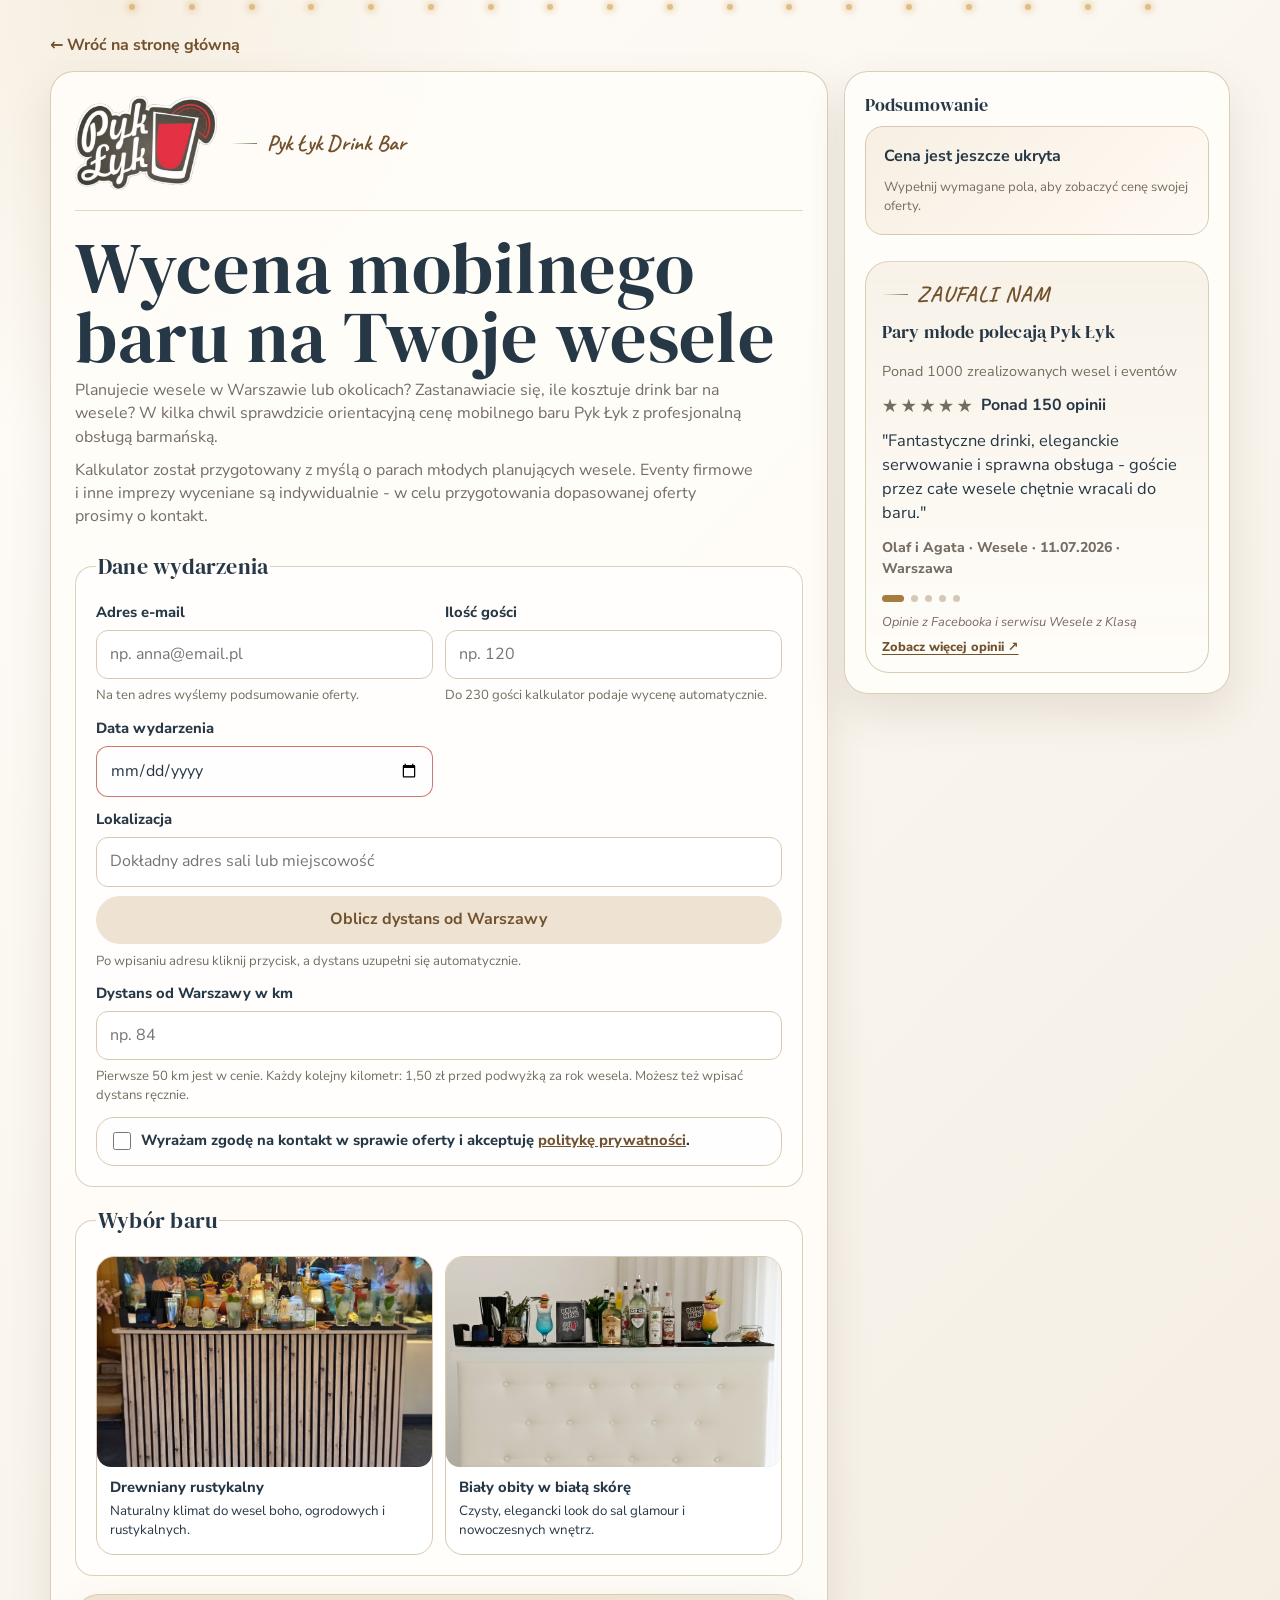
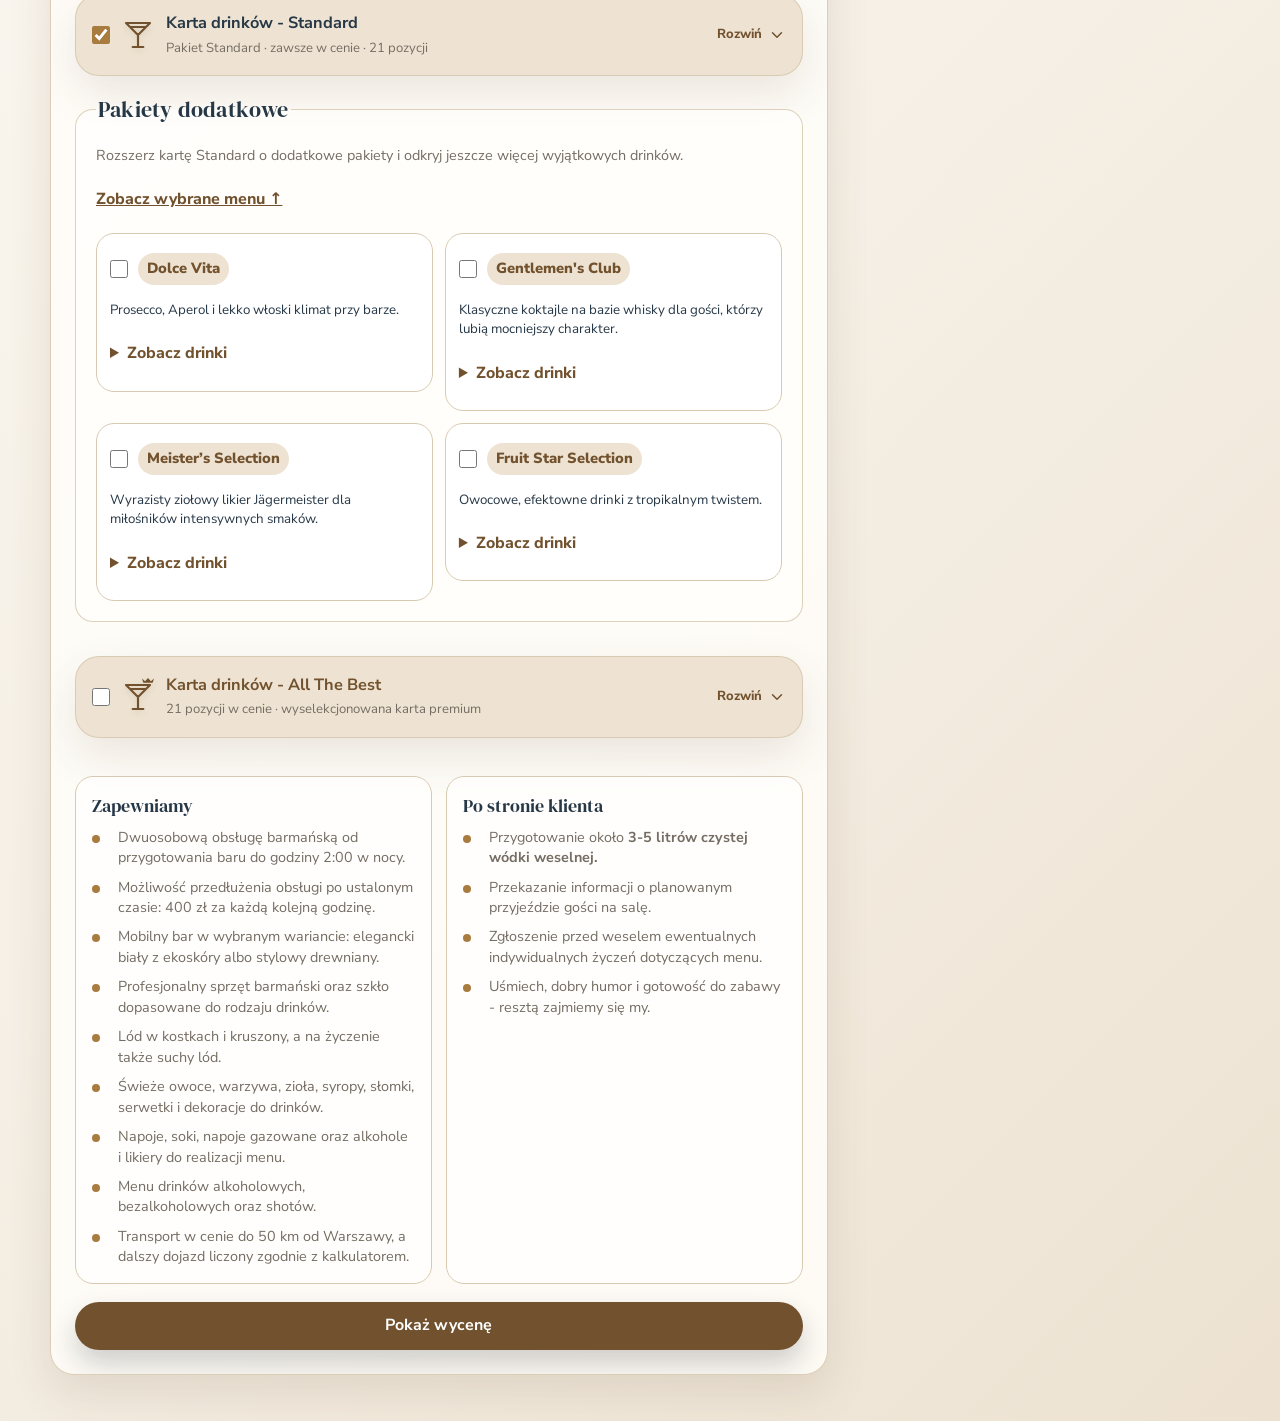
<file: kalkulator/index.html>
<!doctype html>
<html lang="pl">
<head>
  <meta charset="utf-8">
  <meta name="viewport" content="width=device-width, initial-scale=1">
  <title>Kalkulator ceny drink baru na wesele - wycena | Pyk Łyk</title>
  <meta name="description" content="Sprawdź orientacyjny koszt mobilnego drink baru na swoje wesele. Wybierz szczegóły wydarzenia i poznaj cenę online.">
  <link rel="canonical" href="https://pyklyk.pl/kalkulator/">
  <link rel="preconnect" href="https://fonts.googleapis.com">
  <link rel="preconnect" href="https://fonts.gstatic.com" crossorigin>
  <link href="https://fonts.googleapis.com/css2?family=DM+Serif+Display:ital@0;1&family=Caveat:wght@600;700&family=Nunito+Sans:ital,wght@0,400;0,600;0,700;1,400&display=swap" rel="stylesheet">
  <link rel="icon" href="/favicon.ico" sizes="any">
  <link rel="icon" type="image/png" sizes="512x512" href="../assets/logo/favicon.png">
  <style>
    :root {
      --pyk-bg: #f4f0e8;
      --pyk-surface: #fffdf9;
      --pyk-ink: #161616;
      --pyk-muted: #6e665d;
      --pyk-line: #ded4c5;
      --pyk-gold: #b88a4a;
      --pyk-gold-dark: #75542d;
      --pyk-teal: #2f7b73;
      --pyk-coral: #be4b3f;
      --pyk-soft: #f0e7da;
      --pyk-shadow: 0 22px 60px rgba(40, 29, 18, .1);
      --pyk-radius: 8px;
      --pyk-font: Inter, ui-sans-serif, system-ui, -apple-system, BlinkMacSystemFont, "Segoe UI", sans-serif;
    }

    * { box-sizing: border-box; }

    [hidden] {
      display: none !important;
    }

    body {
      margin: 0;
      background:
        radial-gradient(circle at top left, rgba(184, 138, 74, .18), transparent 34rem),
        linear-gradient(135deg, #fffdf9 0%, var(--pyk-bg) 58%, #eee5d6 100%);
      color: var(--pyk-ink);
      font-family: var(--pyk-font);
      line-height: 1.45;
    }

    .pyk-calculator {
      width: min(1180px, calc(100% - 28px));
      margin: 0 auto;
      padding: 24px 0 46px;
    }

    .pyk-back-home {
      display: inline-flex;
      align-items: center;
      margin: 0 0 14px;
      color: var(--pyk-gold-dark);
      font-weight: 850;
      text-decoration: none;
    }

    .pyk-back-home:hover {
      color: var(--pyk-ink);
    }

    .pyk-shell {
      display: grid;
      gap: 16px;
    }

    .pyk-panel,
    .pyk-summary,
    .pyk-menu,
    .pyk-proof {
      background: var(--pyk-surface);
      border: 1px solid var(--pyk-line);
      border-radius: var(--pyk-radius);
      box-shadow: var(--pyk-shadow);
      overflow: hidden;
    }

    .pyk-panel {
      padding: 18px;
      background:
        linear-gradient(180deg, rgba(255, 255, 255, .94), rgba(255, 253, 249, .98)),
        var(--pyk-surface);
    }

    .pyk-brand-top {
      display: flex;
      align-items: center;
      gap: 14px;
      margin-bottom: 18px;
      padding-bottom: 14px;
      border-bottom: 1px solid var(--pyk-line);
    }

    .pyk-logo {
      display: block;
      width: 128px;
      max-width: 42vw;
      height: auto;
    }

    .pyk-logo-link {
      display: inline-flex;
      align-items: center;
      flex-shrink: 0;
    }

    .pyk-brand-top .pyk-eyebrow {
      margin: 0;
    }

    .pyk-brand-top .pyk-eyebrow::before {
      flex-shrink: 0;
    }

    .pyk-heading {
      margin: 0 0 8px;
      font-size: clamp(1.85rem, 7vw, 4.1rem);
      line-height: .98;
      letter-spacing: 0;
    }

    .pyk-lead {
      margin: 0;
      color: var(--pyk-muted);
      font-size: 1rem;
    }

    .pyk-eyebrow {
      display: inline-flex;
      gap: 8px;
      align-items: center;
      margin: 0 0 10px;
      color: var(--pyk-gold-dark);
      font-weight: 800;
      font-size: .78rem;
      letter-spacing: .08em;
      text-transform: uppercase;
    }

    .pyk-form {
      display: grid;
      gap: 18px;
      margin-top: 22px;
    }

    .pyk-fieldset {
      min-width: 0;
      margin: 0;
      padding: 16px;
      border: 1px solid rgba(222, 212, 197, .78);
      border-radius: var(--pyk-radius);
      background: rgba(255, 255, 255, .58);
      display: grid;
      gap: 12px;
    }

    .pyk-legend {
      font-size: 1.02rem;
      font-weight: 850;
    }

    .pyk-grid {
      display: grid;
      gap: 12px;
    }

    .pyk-field {
      display: grid;
      gap: 7px;
    }

    .pyk-field label,
    .pyk-choice-title,
    .pyk-consent span {
      font-size: .92rem;
      font-weight: 760;
    }

    .pyk-field small,
    .pyk-muted {
      color: var(--pyk-muted);
      font-size: .82rem;
    }

    .pyk-location-tools {
      display: grid;
      gap: 8px;
    }

    .pyk-distance-button {
      width: 100%;
      min-height: 46px;
      margin-top: 2px;
    }

    .pyk-distance-status {
      min-height: 18px;
      color: var(--pyk-muted);
      font-size: .82rem;
    }

    .pyk-distance-status.is-success {
      color: var(--pyk-teal);
      font-weight: 760;
    }

    .pyk-distance-status.is-error {
      color: var(--pyk-coral);
      font-weight: 760;
    }

    .pyk-input {
      width: 100%;
      min-height: 48px;
      border: 1px solid var(--pyk-line);
      border-radius: var(--pyk-radius);
      background: rgba(255, 255, 255, .92);
      color: var(--pyk-ink);
      font: inherit;
      padding: 12px 13px;
      outline: none;
      transition: border-color .18s ease, box-shadow .18s ease, background .18s ease;
    }

    .pyk-input:focus {
      border-color: var(--pyk-gold);
      background: #fff;
      box-shadow: 0 0 0 4px rgba(184, 138, 74, .16);
    }

    .pyk-input:invalid:not(:placeholder-shown) { border-color: rgba(190, 75, 63, .75); }

    .pyk-choice-grid,
    .pyk-package-grid {
      display: grid;
      gap: 12px;
    }

    .pyk-bar-card,
    .pyk-package-card {
      position: relative;
      display: grid;
      gap: 10px;
      min-width: 0;
      border: 1px solid var(--pyk-line);
      border-radius: var(--pyk-radius);
      background: rgba(255, 255, 255, .92);
      cursor: pointer;
      overflow: hidden;
      transition: transform .18s ease, border-color .18s ease, box-shadow .18s ease;
    }

    .pyk-bar-card:hover,
    .pyk-package-card:hover {
      transform: translateY(-1px);
      border-color: rgba(184, 138, 74, .7);
      box-shadow: 0 16px 30px rgba(40, 29, 18, .09);
    }

    .pyk-bar-card input,
    .pyk-package-card input {
      position: absolute;
      opacity: 0;
      pointer-events: none;
    }

    .pyk-bar-card:has(input:checked),
    .pyk-package-card:has(input:checked) {
      border-color: var(--pyk-gold);
      box-shadow: 0 0 0 3px rgba(184, 138, 74, .2), 0 16px 34px rgba(40, 29, 18, .11);
    }

    .pyk-bar-image {
      width: 100%;
      aspect-ratio: 16 / 10;
      object-fit: cover;
      background: linear-gradient(135deg, #f2eadf, #d8c7ad);
    }

    .pyk-bar-copy,
    .pyk-package-copy {
      padding: 0 13px 13px;
      display: grid;
      gap: 4px;
    }

    .pyk-package-card { padding: 13px; }

    .pyk-package-copy { padding: 0; }
    .pyk-package-hint { margin: 0; color: var(--pyk-muted); font-size: .9rem; }
    .pyk-selected-menu-link { color: var(--pyk-gold-dark); font-weight: 760; width: fit-content; padding: 10px 0; }
    .pyk-package-card { cursor: default; }
    .pyk-package-select { display: flex; align-items: center; gap: 10px; cursor: pointer; min-height: 44px; }
    .pyk-package-select input { position: static; opacity: 1; pointer-events: auto; width: 18px; height: 18px; margin: 0; accent-color: var(--pyk-gold); flex-shrink: 0; }
    .pyk-package-select .pyk-pill { font-size: .92rem; overflow-wrap: anywhere; }
    .pyk-package-details summary { cursor: pointer; color: var(--pyk-gold-dark); padding: 12px 0; font-weight: 760; }
    .pyk-package-details .pyk-drink-list { margin-top: 6px; }
    #selectedDrinkMenu { scroll-margin-top: 20px; }

    .pyk-pill {
      width: fit-content;
      border-radius: 999px;
      background: var(--pyk-soft);
      color: var(--pyk-gold-dark);
      padding: 5px 9px;
      font-size: .76rem;
      font-weight: 850;
    }

    .pyk-consent {
      display: grid;
      grid-template-columns: 22px 1fr;
      gap: 10px;
      align-items: start;
      border: 1px solid var(--pyk-line);
      border-radius: var(--pyk-radius);
      padding: 12px;
      background: rgba(255, 255, 255, .72);
    }

    .pyk-consent input {
      width: 18px;
      height: 18px;
      margin-top: 2px;
      accent-color: var(--pyk-gold);
    }

    .pyk-alert {
      display: none;
      border-radius: var(--pyk-radius);
      padding: 12px;
      font-size: .92rem;
      border: 1px solid rgba(190, 75, 63, .26);
      background: #fff1ef;
      color: #7e2119;
    }

    .pyk-alert.is-visible { display: block; }

    .pyk-summary {
      padding: 20px;
      position: static;
      align-self: stretch;
      background: #fff;
      border-color: rgba(222, 212, 197, .95);
      box-shadow: 0 24px 60px rgba(40, 29, 18, .13);
    }

    .pyk-summary.is-ready {
      animation: pykRise .38s ease both;
    }

    @keyframes pykRise {
      from { opacity: .35; transform: translateY(8px); }
      to { opacity: 1; transform: translateY(0); }
    }

    .pyk-lock {
      display: grid;
      gap: 10px;
      padding: 18px;
      border-radius: var(--pyk-radius);
      background: linear-gradient(135deg, #f7efe3, #fffaf3);
      border: 1px solid var(--pyk-line);
    }

    .pyk-lock-contact {
      width: 100%;
      margin-top: 4px;
    }

    .pyk-missing-fields {
      display: grid;
      gap: 8px;
      margin: 2px 0 4px;
      padding: 12px;
      border-radius: calc(var(--pyk-radius) - 4px);
      background: rgba(255, 255, 255, .62);
      border: 1px solid rgba(184, 136, 75, .22);
      color: var(--pyk-muted);
      font-size: .9rem;
    }

    .pyk-missing-fields strong {
      color: var(--pyk-ink);
      font-size: .92rem;
    }

    .pyk-missing-fields ul {
      margin: 0;
      padding-left: 18px;
    }

    .pyk-price {
      display: grid;
      gap: 8px;
      margin: 18px 0;
      padding: 18px 0 12px;
      border-top: 1px solid var(--pyk-line);
      border-bottom: 1px solid var(--pyk-line);
    }

    .pyk-price strong {
      font-size: clamp(2.8rem, 13vw, 5.35rem);
      line-height: .9;
      letter-spacing: 0;
    }

    .pyk-breakdown {
      display: grid;
      gap: 8px;
      margin: 16px 0 0;
    }

    .pyk-breakdown-row {
      display: flex;
      justify-content: space-between;
      gap: 12px;
      padding-bottom: 8px;
      border-bottom: 1px solid var(--pyk-line);
      color: var(--pyk-muted);
      font-size: .9rem;
    }

    .pyk-breakdown-row strong { color: var(--pyk-ink); white-space: nowrap; }

    .pyk-breakdown-row--term {
      margin: 0 -8px;
      padding: 8px;
      border-radius: 10px;
      background: rgba(216, 185, 131, .16);
      border-bottom-color: rgba(184, 136, 75, .28);
      color: var(--pyk-gold-dark);
    }

    .pyk-breakdown-row--term strong { color: var(--pyk-gold-dark); }

    .pyk-actions {
      display: grid;
      gap: 10px;
      margin-top: 16px;
    }

    .pyk-button {
      display: inline-flex;
      align-items: center;
      justify-content: center;
      min-height: 48px;
      border: 0;
      border-radius: var(--pyk-radius);
      padding: 12px 14px;
      font: inherit;
      font-weight: 850;
      cursor: pointer;
      text-align: center;
      text-decoration: none;
      transition: transform .16s ease, box-shadow .16s ease, background .16s ease;
    }

    .pyk-button:hover { transform: translateY(-1px); }
    .pyk-button:disabled { cursor: not-allowed; opacity: .55; transform: none; }

    .pyk-button-primary {
      background: var(--pyk-ink);
      color: #fff;
      box-shadow: 0 14px 28px rgba(22, 22, 22, .2);
    }

    .pyk-button-secondary {
      background: #fff;
      color: var(--pyk-ink);
      border: 1px solid var(--pyk-line);
    }

    .pyk-button-call {
      flex-direction: column;
      gap: 3px;
      min-height: 56px;
      padding: 10px 12px;
      background: #fff;
      color: var(--pyk-ink);
      border: 1px solid rgba(184, 136, 75, .34);
      box-shadow: inset 0 0 0 1px rgba(184, 136, 75, .08);
      line-height: 1.1;
    }

    .pyk-call-label {
      color: var(--pyk-muted);
      font-size: .78rem;
      font-weight: 850;
    }

    .pyk-call-number {
      color: var(--pyk-ink);
      font-size: clamp(1rem, 3.2vw, 1.12rem);
      font-weight: 900;
      white-space: nowrap;
    }

    .pyk-lock-phone {
      width: 100%;
      margin-top: -2px;
    }

    .pyk-button-quiet {
      background: var(--pyk-soft);
      color: var(--pyk-gold-dark);
    }

    .pyk-summary-actions .pyk-button-primary {
      grid-column: 1 / -1;
    }

    .pyk-summary-actions .pyk-individual-button {
      grid-column: 1 / -1;
      width: 100%;
    }

    .pyk-summary-contact-actions {
      display: grid;
      grid-column: 1 / -1;
      grid-template-columns: repeat(2, minmax(0, 1fr));
      gap: 10px;
    }

    .pyk-summary-contact-actions > * {
      min-width: 0;
      width: 100%;
    }

    .pyk-success-message {
      display: grid;
      gap: 4px;
      margin-top: 12px;
      padding: 14px;
      border: 1px solid rgba(48, 122, 116, .24);
      border-radius: var(--pyk-radius);
      background: #eef8f6;
      color: var(--pyk-teal);
      opacity: 0;
      transform: translateY(6px);
      transition: opacity .24s ease, transform .24s ease;
    }

    .pyk-success-message.is-visible {
      opacity: 1;
      transform: translateY(0);
    }

    .pyk-success-message strong {
      color: var(--pyk-ink);
      font-size: 1rem;
    }

    .pyk-success-message span {
      color: var(--pyk-muted);
      line-height: 1.45;
    }

    .pyk-proof {
      display: grid;
      gap: 12px;
      padding: 16px;
      margin-top: 16px;
      box-shadow: none;
      background: #fbf7f0;
      overflow: hidden;
    }

    .pyk-proof-kicker {
      color: var(--pyk-gold-dark);
      font-size: .76rem;
      font-weight: 850;
      letter-spacing: .08em;
      text-transform: uppercase;
    }

    .pyk-proof-title {
      margin: 0;
      font-size: 1.45rem;
      line-height: 1.1;
    }

    .pyk-proof-stat {
      color: var(--pyk-muted);
      font-size: .9rem;
    }

    .pyk-proof-stats {
      display: grid;
      gap: 4px;
    }

    .pyk-proof-rating {
      display: flex;
      align-items: center;
      flex-wrap: wrap;
      gap: 8px;
      color: var(--pyk-ink);
      font-size: .9rem;
    }

    .pyk-proof-stars {
      color: var(--pyk-gold-dark);
      font-size: 1.15rem;
      letter-spacing: .12em;
      line-height: 1;
    }

    .pyk-proof-rating strong {
      font-size: 1rem;
    }

    .pyk-proof-rating-line {
      display: inline-flex;
      align-items: center;
      gap: 6px;
      font-size: 1rem;
    }

    .pyk-proof-rating span:last-child {
      color: var(--pyk-muted);
    }

    .pyk-testimonial {
      display: grid;
      gap: 9px;
      min-height: 154px;
      opacity: 1;
      transform: translateY(0);
      transition: opacity .45s ease, transform .45s ease;
    }

    .pyk-testimonial.is-changing {
      opacity: 0;
      transform: translateY(8px);
    }

    .pyk-testimonial blockquote {
      margin: 0;
      color: var(--pyk-ink);
      font-size: 1.03rem;
      line-height: 1.45;
    }

    .pyk-testimonial cite {
      color: var(--pyk-muted);
      font-size: .88rem;
      font-style: normal;
      font-weight: 760;
    }

    .pyk-proof-source {
      display: grid;
      gap: 7px;
      color: var(--pyk-muted);
      font-size: .8rem;
      line-height: 1.35;
    }

    .pyk-proof-source a {
      color: var(--pyk-gold-dark);
      font-weight: 800;
      text-decoration: underline;
      text-underline-offset: 3px;
    }

    .pyk-proof-source a:hover {
      color: var(--pyk-ink);
    }

    .pyk-proof-dots {
      display: flex;
      gap: 7px;
      align-items: center;
    }

    .pyk-proof-dot {
      width: 7px;
      height: 7px;
      border: 0;
      border-radius: 999px;
      background: #d6c8b6;
      padding: 0;
      cursor: pointer;
      transition: width .24s ease, background .24s ease;
    }

    .pyk-proof-dot.is-active {
      width: 22px;
      background: var(--pyk-gold);
    }

    .pyk-package-card:has(input[value="allbest"]) { border-color: rgba(184, 138, 74, .72); box-shadow: 0 0 0 2px rgba(184, 138, 74, .12); }
    .pyk-all-best-section { margin-top: 16px; }
    .pyk-all-best-menu { background: var(--pyk-soft); border-color: rgba(184, 138, 74, .48); }
    .pyk-premium-menu-icon { color: var(--pyk-gold-dark); }
    .pyk-all-best-menu .pyk-menu-summary-copy strong { color: var(--pyk-gold-dark); }
    .pyk-all-best-select { display: flex; align-items: center; gap: 10px; margin: 0 0 12px; padding: 12px 14px; border: 1px solid var(--pyk-line); border-radius: var(--pyk-radius); background: rgba(255, 255, 255, .72); cursor: pointer; }
    .pyk-all-best-select input { width: 18px; height: 18px; accent-color: var(--pyk-gold); }
    .pyk-all-best-select span { display: grid; gap: 2px; }
    .pyk-all-best-select small { color: var(--pyk-muted); font-size: .82rem; }
    .pyk-standard-summary-toggle, .pyk-premium-summary-toggle { display: inline-flex; align-items: center; gap: 7px; flex-shrink: 0; color: var(--pyk-gold-dark); font-size: .82rem; font-weight: 800; cursor: pointer; }
    .pyk-standard-summary-toggle input, .pyk-premium-summary-toggle input { width: 18px; height: 18px; margin: 0; accent-color: var(--pyk-gold); }
    .pyk-visually-hidden { position: absolute; width: 1px; height: 1px; padding: 0; margin: -1px; overflow: hidden; clip: rect(0, 0, 0, 0); white-space: nowrap; border: 0; }

    .pyk-offer-bands {
      display: grid;
      gap: 14px;
      margin-top: 20px;
    }

    .pyk-band {
      border: 1px solid var(--pyk-line);
      border-radius: var(--pyk-radius);
      padding: 16px;
      background: rgba(255, 255, 255, .68);
      box-shadow: inset 0 1px 0 rgba(255, 255, 255, .7);
    }

    .pyk-band h3,
    .pyk-menu h2,
    .pyk-summary h2 {
      margin: 0 0 8px;
      font-size: 1.12rem;
      letter-spacing: 0;
    }

    .pyk-band ul,
    .pyk-drink-list {
      margin: 0;
      padding: 0;
      list-style: none;
      display: grid;
      gap: 9px;
    }

    .pyk-band li {
      display: grid;
      grid-template-columns: 18px 1fr;
      gap: 8px;
      color: var(--pyk-muted);
      font-size: .9rem;
      line-height: 1.42;
    }

    .pyk-band li::before {
      content: "";
      width: 8px;
      height: 8px;
      margin-top: 8px;
      border-radius: 999px;
      background: var(--pyk-gold);
    }

    .pyk-menu {
      margin: 0;
      padding: 0;
      box-shadow: none;
      background: var(--pyk-soft);
      min-width: 0;
    }

    .pyk-menu-summary {
      display: flex;
      align-items: center;
      gap: 12px;
      min-height: 80px;
      padding: 16px;
      list-style: none;
      cursor: pointer;
    }

    .pyk-menu-summary::-webkit-details-marker { display: none; }
    .pyk-menu-summary:focus-visible { outline: 3px solid var(--pyk-gold); outline-offset: -3px; }
    .pyk-menu-icon { width: 32px; height: 32px; flex-shrink: 0; color: var(--pyk-gold-dark); }
    .pyk-menu-summary-copy { display: grid; gap: 3px; min-width: 0; flex: 1; }
    .pyk-menu-summary-copy strong { font-size: 1.02rem; }
    .pyk-menu-summary-copy > span { font-size: .82rem; color: var(--pyk-muted); }
    .pyk-menu-action { display: flex; align-items: center; gap: 6px; flex-shrink: 0; color: var(--pyk-gold-dark); font-size: .82rem; font-weight: 760; }
    .pyk-menu-chevron { width: 18px; height: 18px; }
    .pyk-menu-collapse { display: none; }
    .pyk-menu[open] .pyk-menu-expand { display: none; }
    .pyk-menu[open] .pyk-menu-collapse { display: inline; }
    .pyk-menu[open] .pyk-menu-chevron { transform: rotate(180deg); }
    .pyk-menu-content { padding: 0 16px 16px; }
    .pyk-menu-package-heading { display: flex; justify-content: space-between; gap: 12px; align-items: center; padding: 14px; }

    @media (max-width: 440px) {
      .pyk-menu-summary { gap: 8px; padding: 13px 10px; }
      .pyk-menu-icon { width: 24px; height: 24px; }
      .pyk-menu-action { gap: 3px; }
    }

    .pyk-menu-grid {
      display: grid;
      gap: 14px;
      margin-top: 12px;
    }

    .pyk-menu-card {
      min-width: 0;
      border: 1px solid var(--pyk-line);
      border-radius: var(--pyk-radius);
      background: rgba(255, 255, 255, .8);
      overflow: hidden;
    }

    .pyk-menu-card--standard {
      grid-column: 1 / -1;
    }

    .pyk-menu-toggle {
      width: 100%;
      min-height: 58px;
      display: grid;
      grid-template-columns: 1fr auto;
      gap: 12px;
      align-items: center;
      border: 0;
      border-radius: 0;
      background: transparent;
      color: var(--pyk-ink);
      padding: 14px;
      font: inherit;
      text-align: left;
      cursor: pointer;
    }

    .pyk-menu-toggle:hover {
      background: #f7f0e7;
    }

    .pyk-menu-toggle-text {
      min-width: 0;
      display: grid;
      gap: 2px;
    }

    .pyk-menu-toggle-text strong {
      font-size: 1rem;
    }

    .pyk-menu-toggle-text span {
      color: var(--pyk-muted);
      font-size: .82rem;
    }

    .pyk-menu-plus {
      width: 34px;
      height: 34px;
      display: grid;
      place-items: center;
      border: 1px solid var(--pyk-line);
      border-radius: 999px;
      background: #fff;
      color: var(--pyk-gold-dark);
      font-size: 1.45rem;
      line-height: 1;
      font-weight: 650;
      transition: transform .18s ease, background .18s ease;
    }

    .pyk-menu-toggle[aria-expanded="true"] .pyk-menu-plus {
      transform: rotate(45deg);
      background: var(--pyk-soft);
    }

    .pyk-menu-panel {
      display: grid;
      gap: 10px;
      padding: 0 14px 14px;
      min-width: 0;
    }

    .pyk-menu-panel[hidden] {
      display: none;
    }

    .pyk-menu-section {
      display: grid;
      gap: 10px;
      padding-top: 12px;
      border-top: 1px solid var(--pyk-line);
    }

    .pyk-menu-title {
      display: flex;
      justify-content: space-between;
      align-items: baseline;
      gap: 12px;
    }

    .pyk-menu-title h3 {
      margin: 0;
      font-size: 1rem;
    }

    .pyk-menu-title span {
      color: var(--pyk-muted);
      font-size: .82rem;
      white-space: nowrap;
    }

    .pyk-drink-item {
      border: 1px solid var(--pyk-line);
      border-radius: var(--pyk-radius);
      padding: 10px 12px;
      background: #fff;
      min-width: 0;
    }

    .pyk-drink-item strong { display: block; }
    .pyk-drink-item span {
      display: block;
      color: var(--pyk-muted);
      font-size: .86rem;
      overflow-wrap: anywhere;
    }

    .pyk-modal {
      position: fixed;
      inset: 0;
      display: none;
      place-items: center;
      padding: 18px;
      background: rgba(22, 22, 22, .48);
      z-index: 99;
      overflow-y: auto;
      overscroll-behavior: contain;
    }

    .pyk-modal.is-open { display: grid; }

    body.pyk-modal-open { overflow: hidden; }

    .pyk-modal-box {
      width: min(520px, 100%);
      max-height: calc(100vh - 36px);
      max-height: calc(100dvh - 36px);
      overflow-y: auto;
      border-radius: var(--pyk-radius);
      background: var(--pyk-surface);
      padding: 18px;
      border: 1px solid var(--pyk-line);
      box-shadow: var(--pyk-shadow);
    }

    .pyk-modal-box textarea {
      min-height: 120px;
      resize: vertical;
    }

    .pyk-sr-only {
      position: absolute;
      width: 1px;
      height: 1px;
      padding: 0;
      margin: -1px;
      overflow: hidden;
      clip: rect(0, 0, 0, 0);
      white-space: nowrap;
      border: 0;
    }

    a { color: var(--pyk-gold-dark); }

    @media (min-width: 720px) {
      .pyk-calculator { padding-top: 30px; }
      .pyk-panel { padding: 24px; }
      .pyk-grid { grid-template-columns: repeat(2, minmax(0, 1fr)); }
      .pyk-choice-grid { grid-template-columns: repeat(2, minmax(0, 1fr)); }
      /* W dwóch kolumnach zamknięta karta nie rozciąga się do rozwiniętej sąsiadki. */
      .pyk-package-grid { grid-template-columns: repeat(2, minmax(0, 1fr)); align-items: start; }
      .pyk-actions { grid-template-columns: 1fr 1fr; }
      .pyk-actions > .pyk-button-quiet { grid-column: 1 / -1; }
      .pyk-summary-actions .pyk-button-primary { grid-column: 1 / -1; }
      .pyk-offer-bands { grid-template-columns: repeat(2, minmax(0, 1fr)); }
      .pyk-drink-list { grid-template-columns: repeat(2, minmax(0, 1fr)); }
    }

    @media (min-width: 980px) {
      .pyk-shell { grid-template-columns: minmax(0, 1.45fr) minmax(320px, .72fr); align-items: start; }
      .pyk-summary { position: sticky; top: 14px; align-self: start; }
      .pyk-menu { grid-column: 1 / 2; }
      .pyk-proof { margin-top: 0; }
    }

    @media print {
      body { background: #fff; }
      .pyk-calculator { width: 100%; padding: 0; }
      .pyk-summary, .pyk-panel, .pyk-menu, .pyk-proof { box-shadow: none; }
      .pyk-actions, .pyk-modal { display: none !important; }
    }
  </style>
  <style id="homepage-visual-style">
    :root{
      --pyk-font:"Nunito Sans",system-ui,-apple-system,"Segoe UI",sans-serif;
      --pyk-font-display:"DM Serif Display",Georgia,"Times New Roman",serif;
      --pyk-bg:#f5efe5;--pyk-surface:#fffdf9;--pyk-ink:#263746;--pyk-muted:#756d63;
      --pyk-line:#d8c9b0;--pyk-gold:#a87b3f;--pyk-gold-dark:#72522e;--pyk-soft:#eee3d2;
      --pyk-shadow:0 18px 44px rgba(91,67,42,.12);--pyk-radius:18px;
    }
    body{background:radial-gradient(circle at 8% 0,rgba(202,164,103,.16),transparent 28rem),linear-gradient(135deg,#fffdf9 0%,var(--pyk-bg) 62%,#ede2d1 100%);font-family:var(--pyk-font);color:var(--pyk-ink)}
    h1,h2,h3,h4,.pyk-heading,.pyk-legend,.pyk-summary h2{font-family:var(--pyk-font-display);font-weight:400;letter-spacing:.01em}
    .pyk-calculator{padding-top:34px}
    .pyk-back-home{font-weight:700;color:var(--pyk-gold-dark);transition:transform .25s ease,color .25s ease}
    .pyk-back-home:hover{transform:translateX(-4px);color:var(--pyk-gold)}
    .pyk-panel,.pyk-summary,.pyk-menu,.pyk-proof{border-radius:24px;border-color:rgba(216,201,176,.9);box-shadow:var(--pyk-shadow)}
    .pyk-panel{padding:24px;background:rgba(255,253,249,.9)}
    .pyk-brand-top{padding-bottom:20px;margin-bottom:22px;border-bottom-color:rgba(216,201,176,.72)}
    .pyk-logo{width:142px}
    .pyk-heading{font-size:clamp(2.3rem,6vw,4.5rem);line-height:.96}
    .pyk-eyebrow{font-family:"Caveat",cursive;text-transform:none;letter-spacing:.01em;font-size:1.35rem;color:var(--pyk-gold-dark)}
    .pyk-fieldset{border-radius:18px;border-color:rgba(216,201,176,.85);background:rgba(255,255,255,.56);padding:20px}
    .pyk-legend{font-size:1.35rem;color:var(--pyk-ink)}
    .pyk-input{border-radius:12px;border-color:#d8c9b0;transition:border-color .22s,box-shadow .22s,transform .22s,background .22s}
    .pyk-input:focus{border-color:var(--pyk-gold);box-shadow:0 0 0 4px rgba(168,123,63,.14);transform:translateY(-1px)}
    .pyk-bar-card,.pyk-package-card{border-radius:18px;border-color:#d8c9b0;transition:transform .3s cubic-bezier(.2,.7,.2,1),border-color .25s,box-shadow .3s}
    .pyk-bar-card:hover,.pyk-package-card:hover{transform:translateY(-5px);box-shadow:0 18px 34px rgba(91,67,42,.13)}
    .pyk-bar-card:has(input:checked),.pyk-package-card:has(input:checked){border-color:var(--pyk-gold);box-shadow:0 0 0 3px rgba(168,123,63,.18),0 18px 38px rgba(91,67,42,.13)}
    .pyk-button{border-radius:999px;font-family:var(--pyk-font);font-weight:700;transition:transform .25s,box-shadow .25s,background .25s,border-color .25s}
    .pyk-button:hover{transform:translateY(-3px);box-shadow:0 10px 22px rgba(91,67,42,.14)}
    .pyk-button-primary{background:var(--pyk-gold-dark);border-color:var(--pyk-gold-dark)}
    .pyk-button-primary:hover{background:#5e4325}
    .pyk-button-secondary,.pyk-button-quiet{border-color:var(--pyk-gold);color:var(--pyk-gold-dark)}
    .pyk-summary{background:rgba(255,253,249,.94)}
    .pyk-menu-summary{border-radius:18px;transition:background .25s,transform .25s,box-shadow .25s}
    .pyk-menu-summary:hover{transform:translateY(-2px);box-shadow:0 12px 24px rgba(91,67,42,.1)}
    .pyk-menu-icon{color:var(--pyk-gold-dark);filter:drop-shadow(0 3px 3px rgba(91,67,42,.12));transition:transform .35s ease}
    details[open] .pyk-menu-icon{transform:rotate(-4deg) scale(1.05)}
    .pyk-package-details[open] .pyk-drink-list,.pyk-all-best-menu[open] .pyk-menu-items{animation:homepageReveal .45s ease both}
    @keyframes homepageReveal{from{opacity:0;transform:translateY(8px)}to{opacity:1;transform:translateY(0)}}
    .pyk-summary.is-ready{animation:homepageReveal .5s ease both}
    @media(prefers-reduced-motion:reduce){*,*:before,*:after{animation-duration:.01ms!important;transition-duration:.01ms!important}}
  </style>
  <style id="location-autocomplete-style">
    .pyk-location-field{position:relative}
    .pyk-location-suggestions{position:absolute;z-index:20;left:0;right:0;top:100%;margin:4px 0 0;padding:4px;list-style:none;background:var(--pyk-surface);border:1px solid var(--pyk-line);border-radius:14px;box-shadow:0 16px 32px rgba(91,67,42,.16);display:none}
    .pyk-location-suggestions.is-visible{display:grid;gap:2px}
    .pyk-location-suggestion{display:block;width:100%;padding:10px 12px;border:0;border-radius:10px;background:transparent;color:var(--pyk-ink);font:inherit;text-align:left;cursor:pointer}
    .pyk-location-suggestion:hover,.pyk-location-suggestion:focus{background:var(--pyk-soft);outline:none}
    .pyk-location-help{display:block;margin-top:6px;color:var(--pyk-muted);font-size:.8rem}
  </style>
  <style id="homepage-visual-polish">
    .pyk-eyebrow{position:relative;gap:.6rem;font-family:"Caveat",cursive;text-transform:none;letter-spacing:.01em}
    .pyk-eyebrow:before{content:"";display:block;width:26px;height:1px;background:linear-gradient(90deg,transparent,#6e7f5e)}
    .pyk-eyebrow:after{display:none}
    @media (max-width: 480px) {
      .pyk-brand-top { gap: 8px; }
      .pyk-brand-top .pyk-logo { width: min(142px, 24vw); }
      .pyk-brand-top .pyk-eyebrow {
        gap: 6px;
        font-size: clamp(.875rem, 4.5vw, 1.35rem);
        white-space: nowrap;
      }
      .pyk-brand-top .pyk-eyebrow::before { width: 16px; }
    }
    .pyk-lead{max-width:68ch}
    .pyk-lead + .pyk-lead{margin-top:.65rem}
    .pyk-proof{margin-top:26px;border-top:1px solid rgba(216,201,176,.8);background:linear-gradient(180deg,rgba(238,227,210,.42),rgba(255,253,249,.88));box-shadow:none}
    .pyk-proof-kicker{font-family:"Caveat",cursive;font-size:1.35rem;color:var(--pyk-gold-dark)}
    .pyk-proof-kicker{display:inline-flex;align-items:center;gap:.6rem}
    .pyk-proof-kicker:before{content:"";display:block;width:26px;height:1px;background:linear-gradient(90deg,transparent,#6e7f5e)}
    .pyk-proof-title{font-family:var(--pyk-font-display);font-weight:400;color:var(--pyk-ink)}
    .pyk-price{padding:20px 0 22px;border-bottom:1px solid rgba(216,201,176,.75);margin-bottom:20px}
    .pyk-breakdown{padding:4px 0 14px}
    .pyk-summary-contact-actions{gap:12px}
    .pyk-bar-image{border-radius:14px;transition:transform .55s cubic-bezier(.2,.7,.2,1),filter .35s}
    .pyk-bar-card:hover .pyk-bar-image{transform:scale(1.035);filter:saturate(1.04)}
  </style>
  <style id="lights-and-location-polish">
    .pyk-calculator{position:relative;z-index:1}
    .pyk-location-input-wrap{position:relative}
    .pyk-location-input-wrap .pyk-input{position:relative;z-index:2}
    .pyk-location-suggestions{top:calc(100% + 4px);z-index:30}
    .pyk-lights{position:fixed;z-index:0;left:0;right:0;top:0;height:18px;display:flex;justify-content:space-around;align-items:flex-start;padding:4px 8%;pointer-events:none;opacity:.72}
    .pyk-lights span{width:6px;height:6px;border-radius:50%;background:#d6a85c;box-shadow:0 0 7px 2px rgba(214,168,92,.6);animation:pykTwinkle 2.8s ease-in-out infinite}
    .pyk-lights span:nth-child(3n){animation-delay:.55s}.pyk-lights span:nth-child(4n){animation-delay:1.1s}.pyk-lights span:nth-child(5n){animation-delay:1.7s}
    @keyframes pykTwinkle{0%,100%{opacity:.35;transform:scale(.8)}50%{opacity:1;transform:scale(1.25)}}
    @media(prefers-reduced-motion:reduce){.pyk-lights span{animation:none;opacity:.7;transform:none}}
  </style>
</head>
<body>
<div class="pyk-lights" aria-hidden="true"><span></span><span></span><span></span><span></span><span></span><span></span><span></span><span></span><span></span><span></span><span></span><span></span><span></span><span></span><span></span><span></span><span></span><span></span></div>
  <main class="pyk-calculator" id="pykCalculator">
    <a class="pyk-back-home" href="/">← Wróć na stronę główną</a>
    <div class="pyk-shell">
      <section class="pyk-panel" aria-labelledby="calculatorTitle">
        <div class="pyk-brand-top">
          <a class="pyk-logo-link" href="/" aria-label="Pyk Łyk - strona główna">
            <img class="pyk-logo" src="../assets/logo/logo-dark.png" alt="Pyk Łyk">
          </a>
          <p class="pyk-eyebrow">Pyk Łyk Drink Bar</p>
        </div>
        <h1 class="pyk-heading" id="calculatorTitle">Wycena mobilnego baru na Twoje wesele</h1>
         <p class="pyk-lead">Planujecie wesele w Warszawie lub okolicach? Zastanawiacie się, ile kosztuje drink bar na wesele? W kilka chwil sprawdzicie orientacyjną cenę mobilnego baru Pyk Łyk z profesjonalną obsługą barmańską.</p>
         <p class="pyk-lead">Kalkulator został przygotowany z myślą o parach młodych planujących wesele. Eventy firmowe i inne imprezy wyceniane są indywidualnie - w celu przygotowania dopasowanej oferty prosimy o kontakt.</p>

        <form class="pyk-form" id="quoteForm" novalidate>
          <fieldset class="pyk-fieldset">
            <legend class="pyk-legend">Dane wydarzenia</legend>
            <div class="pyk-grid">
              <div class="pyk-field">
                <label for="clientEmail">Adres e-mail</label>
                <input class="pyk-input" id="clientEmail" name="email" type="email" autocomplete="email" inputmode="email" placeholder="np. anna@email.pl" required>
                <small>Na ten adres wyślemy podsumowanie oferty.</small>
              </div>

              <div class="pyk-field">
                <label for="guestCount">Ilość gości</label>
                <input class="pyk-input" id="guestCount" name="guests" type="number" inputmode="numeric" min="1" max="230" step="1" placeholder="np. 120" required>
                <small>Do 230 gości kalkulator podaje wycenę automatycznie.</small>
              </div>

              <div class="pyk-field">
                <label for="eventDate">Data wydarzenia</label>
                <input class="pyk-input" id="eventDate" name="date" type="date" required>
              </div>

            </div>

            <div class="pyk-field">
              <label for="eventLocation">Lokalizacja</label>
              <input class="pyk-input" id="eventLocation" name="location" type="text" autocomplete="street-address" placeholder="Dokładny adres sali lub miejscowość" required>
              <div class="pyk-location-tools">
                <button class="pyk-button pyk-button-quiet pyk-distance-button" type="button" id="calculateDistanceBtn">Oblicz dystans od Warszawy</button>
                <small class="pyk-distance-status" id="distanceStatus" aria-live="polite">Po wpisaniu adresu kliknij przycisk, a dystans uzupełni się automatycznie.</small>
              </div>
            </div>

            <div class="pyk-field">
              <label for="distanceKm">Dystans od Warszawy w km</label>
              <input class="pyk-input" id="distanceKm" name="distance" type="number" inputmode="decimal" min="0" step="1" placeholder="np. 84" required>
              <small>Pierwsze 50 km jest w cenie. Każdy kolejny kilometr: 1,50 zł przed podwyżką za rok wesela. Możesz też wpisać dystans ręcznie.</small>
            </div>
          <label class="pyk-consent">
            <input type="checkbox" id="privacyConsent" name="privacy" required>
            <span>Wyrażam zgodę na kontakt w sprawie oferty i akceptuję <a href="/polityka-prywatnosci.html" target="_blank" rel="noopener">politykę prywatności</a>.</span>
          </label>
          </fieldset>

          <fieldset class="pyk-fieldset">
            <legend class="pyk-legend">Wybór baru</legend>
            <div class="pyk-choice-grid" id="barChoices">
              <label class="pyk-bar-card">
                <input type="radio" name="bar" value="Drewniany rustykalny" required>
                <img class="pyk-bar-image" src="../assets/img/bar-drewniany.jpg" alt="Drewniany rustykalny bar">
                <span class="pyk-bar-copy">
                  <span class="pyk-choice-title">Drewniany rustykalny</span>
                  <small>Naturalny klimat do wesel boho, ogrodowych i rustykalnych.</small>
                </span>
              </label>

              <label class="pyk-bar-card">
                <input type="radio" name="bar" value="Biały obity w białą skórę" required>
                <img class="pyk-bar-image" style="object-fit: cover; object-position: center 20%;" src="../assets/img/bar-bialy-2026.jpg" alt="Biały bar obity białą skórą">
                <span class="pyk-bar-copy">
                  <span class="pyk-choice-title">Biały obity w białą skórę</span>
                  <small>Czysty, elegancki look do sal glamour i nowoczesnych wnętrz.</small>
                </span>
              </label>
            </div>
          </fieldset>

          <details class="pyk-menu" id="selectedDrinkMenu">
            <summary class="pyk-menu-summary">
              <label class="pyk-standard-summary-toggle" title="Wybierz Pakiet Standard">
                <input id="standardCardToggle" type="checkbox" name="packages" value="standard" checked>
                <span class="pyk-visually-hidden">Wybierz kartę drinków Standard</span>
              </label>
              <svg class="pyk-menu-icon" viewBox="0 0 24 24" fill="none" stroke="currentColor" stroke-width="1.6" stroke-linecap="round" stroke-linejoin="round" aria-hidden="true"><path d="M3 3h18l-9 9-9-9Z M12 12v9 M8 21h8 M6 6h12"/></svg>
              <span class="pyk-menu-summary-copy">
                <strong id="drinkMenuTitle">Karta drinków - Standard</strong>
                <span id="drinkMenuCount" aria-live="polite">21 pozycji w cenie · Pakiet Standard</span>
              </span>
              <span class="pyk-menu-action"><span class="pyk-menu-expand">Rozwiń</span><span class="pyk-menu-collapse">Zwiń</span><svg class="pyk-menu-chevron" viewBox="0 0 24 24" fill="none" stroke="currentColor" stroke-width="2" stroke-linecap="round" stroke-linejoin="round" aria-hidden="true"><path d="m6 9 6 6 6-6"/></svg></span>
            </summary>
            <div class="pyk-menu-content">
              <div class="pyk-menu-grid" id="drinkMenu"></div>
            </div>
          </details>

          <fieldset class="pyk-fieldset">
            <legend class="pyk-legend">Pakiety dodatkowe</legend>
            <p class="pyk-package-hint">Rozszerz kartę Standard o dodatkowe pakiety i odkryj jeszcze więcej wyjątkowych drinków.</p>
            <a class="pyk-selected-menu-link" href="#selectedDrinkMenu">Zobacz wybrane menu ↑</a>
            <div class="pyk-package-grid" id="packageChoices"></div>
          </fieldset>

          <section class="pyk-all-best-section" aria-label="Karta All The Best">
            <div id="allBestChoice"></div>
          </section>

        <div class="pyk-offer-bands" aria-label="Zakres oferty">
          <section class="pyk-band">
            <h3>Zapewniamy</h3>
            <ul>
              <li>Dwuosobową obsługę barmańską od przygotowania baru do godziny 2:00 w nocy.</li>
              <li>Możliwość przedłużenia obsługi po ustalonym czasie: 400 zł za każdą kolejną godzinę.</li>
              <li>Mobilny bar w wybranym wariancie: elegancki biały z ekoskóry albo stylowy drewniany.</li>
              <li>Profesjonalny sprzęt barmański oraz szkło dopasowane do rodzaju drinków.</li>
              <li>Lód w kostkach i kruszony, a na życzenie także suchy lód.</li>
              <li>Świeże owoce, warzywa, zioła, syropy, słomki, serwetki i dekoracje do drinków.</li>
              <li>Napoje, soki, napoje gazowane oraz alkohole i likiery do realizacji menu.</li>
              <li>Menu drinków alkoholowych, bezalkoholowych oraz shotów.</li>
              <li>Transport w cenie do 50 km od Warszawy, a dalszy dojazd liczony zgodnie z kalkulatorem.</li>
            </ul>
          </section>
          <section class="pyk-band">
            <h3>Po stronie klienta</h3>
            <ul>
              <li><span>Przygotowanie około <strong>3-5 litrów czystej wódki weselnej.</strong></span></li>
              <li><span>Przekazanie informacji o planowanym przyjeździe gości na salę.</span></li>
              <li><span>Zgłoszenie przed weselem ewentualnych indywidualnych życzeń dotyczących menu.</span></li>
              <li><span>Uśmiech, dobry humor i gotowość do zabawy - resztą zajmiemy się my.</span></li>
            </ul>
          </section>
        </div>
          <button class="pyk-button pyk-button-primary" style="width:100%" type="submit" id="showQuoteBtn" aria-controls="quoteSummary">Pokaż wycenę</button>
          <div class="pyk-alert" id="formAlert" role="alert"></div>
        </form>
      </section>

      <aside class="pyk-summary" id="quoteSummary" aria-live="polite">
        <h2>Podsumowanie</h2>
        <div class="pyk-lock" id="lockedState">
          <strong>Uzupełnij dane do wyceny</strong>
          <span class="pyk-muted">Wypełnij wymagane pola, aby zobaczyć cenę swojej oferty.</span>
        </div>

        <div id="readyState" hidden>
          <div class="pyk-price">
            <span class="pyk-muted">Szacowana cena brutto</span>
            <strong id="totalPrice">0 zł</strong>
            <span class="pyk-muted" id="discountNote">Rabat: 0%</span>
          </div>

          <div class="pyk-breakdown" id="priceBreakdown"></div>

          <div class="pyk-field pyk-lead-description">
            <label for="leadEventDescription">Opisz krótko swoje wydarzenie <span class="pyk-muted">(opcjonalnie)</span></label>
            <textarea class="pyk-input" id="leadEventDescription" rows="4" placeholder="Np. wesele w plenerze, przyjazd gości około 18:00, zależy nam na bezalkoholowych drinkach dla dzieci..."></textarea>
          </div>

          <div class="pyk-actions pyk-summary-actions">
            <button class="pyk-button pyk-button-primary" type="button" id="likeOfferBtn">Wyślij zapytanie o dostępność terminu</button>
            <div class="pyk-summary-contact-actions">
              <a class="pyk-button pyk-button-call" href="tel:+48513595540" aria-label="Zadzwoń pod numer 513 595 540">
                <span class="pyk-call-label">Zadzwoń</span>
                <span class="pyk-call-number">513 595 540</span>
              </a>
              <button class="pyk-button pyk-button-quiet" type="button" id="pdfOfferBtn">Zapisz PDF</button>
            </div>
            <button class="pyk-button pyk-button-secondary pyk-individual-button" type="button" id="individualQuoteBtn">Potrzebujesz innego zakresu? Poproś o wycenę indywidualną</button>
          </div>

          <div class="pyk-success-message" id="offerSuccessMessage" role="status" aria-live="polite" hidden>
            <strong>Dziękujemy, otrzymaliśmy Twoje zapytanie</strong>
            <span>Sprawdzimy dostępność terminu i skontaktujemy się z Tobą.</span>
          </div>
        </div>

        <div class="pyk-proof" aria-labelledby="trustedTitle">
          <span class="pyk-proof-kicker">Zaufali nam</span>
          <h2 class="pyk-proof-title" id="trustedTitle">Pary młode polecają Pyk Łyk</h2>
          <div class="pyk-proof-stats">
            <span class="pyk-proof-stat">Ponad 1000 zrealizowanych wesel i eventów</span>
          </div>
          <div class="pyk-proof-rating" aria-label="Ponad 150 opinii klientów łącznie na Facebooku i w serwisie Wesele z Klasą">
            <strong class="pyk-proof-rating-line"><span class="pyk-proof-stars" aria-hidden="true">★★★★★</span> Ponad 150 opinii</strong>
          </div>
          <div class="pyk-testimonial" id="testimonialBox" aria-live="polite">
            <blockquote id="testimonialQuote">„Fantastyczne drinki, eleganckie serwowanie i sprawna obsługa - goście przez całe wesele chętnie wracali do baru.”</blockquote>
            <cite id="testimonialAuthor">Olaf i Agata - Wesele, Warszawa</cite>
          </div>
          <div class="pyk-proof-dots" id="testimonialDots" aria-label="Wybierz opinię"></div>
          <div class="pyk-proof-source">
            <em>Opinie z Facebooka i serwisu Wesele z Klasą</em>
            <a href="/#opinie">Zobacz więcej opinii ↗</a>
          </div>
        </div>
      </aside>

    </div>
  </main>

  <div class="pyk-modal" id="individualModal" role="dialog" aria-modal="true" aria-hidden="true" aria-labelledby="individualTitle">
    <div class="pyk-modal-box">
      <h2 id="individualTitle">Potrzebujesz innego zakresu?</h2>
      <p class="pyk-muted">Opisz, czego potrzebujesz. Przygotujemy indywidualną propozycję na podstawie Twojej wyceny.</p>
      <div class="pyk-field">
        <label for="individualReasonType">Powód prośby</label>
        <select class="pyk-input" id="individualReasonType">
          <option value="">Wybierz opcję</option>
          <option value="Personalizacja karty drinków">Personalizacja karty drinków</option>
          <option value="Nietypowy charakter wydarzenia">Nietypowy charakter wydarzenia</option>
          <option value="Impreza okolicznościowa">Impreza okolicznościowa</option>
          <option value="Event firmowy lub integracja">Event firmowy lub integracja</option>
          <option value="Dodatkowe atrakcje lub rozszerzenie usługi">Dodatkowe atrakcje lub rozszerzenie usługi</option>
          <option value="Niestandardowy czas obsługi">Niestandardowy czas obsługi</option>
          <option value="Inna potrzeba - opiszę poniżej">Inna potrzeba - opiszę poniżej</option>
        </select>
      </div>
      <div class="pyk-field">
        <label for="individualReasonDetails">Dodatkowe informacje <span class="pyk-muted">(opcjonalnie)</span></label>
        <textarea class="pyk-input" id="individualReasonDetails" placeholder="Np. interesuje mnie krótsza obsługa albo dodatkowe atrakcje..."></textarea>
      </div>
      <div class="pyk-success-message" id="individualSuccessMessage" role="status" aria-live="polite" hidden>
        <strong>Prośba została wysłana</strong>
        <span>Wrócimy z indywidualną propozycją na podany adres e-mail.</span>
      </div>
      <div class="pyk-actions">
        <button class="pyk-button pyk-button-primary" type="button" id="sendIndividualBtn">Wyślij prośbę</button>
        <button class="pyk-button pyk-button-secondary" type="button" id="closeIndividualBtn">Zamknij</button>
      </div>
    </div>
  </div>

  <script src="/czarna-lista-konkurencji.js"></script>
  <script src="/kalkulator/kontakt-telefoniczny.js?v=20261120"></script>
  <script>
    (() => {
      "use strict";

      const EXTERNAL_BLACKLIST = window.PYKLYK_BLACKLIST || {};
      const CONFIG = {
        contactEmail: "kontakt@pyklyk.pl",
        leadEndpointUrl: "https://script.google.com/macros/s/AKfycby92vAPUN6wxz-xKTmJr7MyxOrtNgO1EZdtyvnlEJYyma8RBZ-1WXul_42qZv7q0LMsqg/exec", // URL Google Apps Script Web App do zapisu leadów.
        blockedEmails: Array.isArray(EXTERNAL_BLACKLIST.emails) ? EXTERNAL_BLACKLIST.emails : [],
        blockedDomains: Array.isArray(EXTERNAL_BLACKLIST.domains) ? EXTERNAL_BLACKLIST.domains : [],
        geocodingEndpoint: "https://nominatim.openstreetmap.org/search",
        photonGeocodingEndpoint: "https://photon.komoot.io/api/",
        routingEndpoint: "https://router.project-osrm.org/route/v1/driving",
        warsaw: { lat: 52.2297, lon: 21.0122 }
      };

      const PRICE_TIERS = [
        { min: 1, max: 50, standard: 2994, allBest: 3646, dolce: 273, gentlemen: 267, meister: 233, fruit: 351 },
        { min: 51, max: 70, standard: 3841, allBest: 4484, dolce: 337, gentlemen: 267, meister: 295, fruit: 395 },
        { min: 71, max: 99, standard: 3855, allBest: 4808, dolce: 337, gentlemen: 267, meister: 307, fruit: 454 },
        { min: 100, max: 130, standard: 3922, allBest: 4850, dolce: 387, gentlemen: 274, meister: 355, fruit: 452 },
        { min: 131, max: 155, standard: 4231, allBest: 5300, dolce: 496, gentlemen: 386, meister: 420, fruit: 651 },
        { min: 156, max: 175, standard: 4467, allBest: 5750, dolce: 680, gentlemen: 428, meister: 535, fruit: 792 },
        { min: 176, max: 205, standard: 4787, allBest: 6400, dolce: 794, gentlemen: 498, meister: 605, fruit: 966 },
        { min: 206, max: 230, standard: 4950, allBest: 6850, dolce: 869, gentlemen: 597, meister: 725, fruit: 1113 }
      ];

      const PACKAGES = [
        { id: "allbest", name: "All The Best", shortName: "Karta premium · All The Best", benefit: "21 pozycji: 12 alkoholowych, 6 bezalkoholowych i 3 shoty. Nie łączy się z pakietami dodatkowymi." },
        { id: "dolce", name: "Pakiet Dolce Vita", shortName: "Dolce Vita", benefit: "Prosecco, Aperol i lekko włoski klimat przy barze." },
        { id: "gentlemen", name: "Pakiet Gentlemen's Club", shortName: "Gentlemen's Club", benefit: "Klasyczne koktajle na bazie whisky dla gości, którzy lubią mocniejszy charakter." },
        { id: "meister", name: "Pakiet Meister’s Selection", shortName: "Meister’s Selection", benefit: "Wyrazisty ziołowy likier Jägermeister dla miłośników intensywnych smaków." },
        { id: "fruit", name: "Pakiet Fruit Star Selection", shortName: "Fruit Star Selection", benefit: "Owocowe, efektowne drinki z tropikalnym twistem." }
      ];

      const DRINKS = [
        { package: "All The Best", name: "Aperol Spritz", ingredients: "aperol, prosecco, woda gazowana", type: "Alkoholowe" },
        { package: "All The Best", name: "Porn star martini", ingredients: "wódka, syrop waniliowy, przecier z marakui, limonka, shot prosecco", type: "Alkoholowe" },
        { package: "All The Best", name: "Whisky Sour", ingredients: "whisky, białko, angostura, sok z cytryny", type: "Alkoholowe" },
        { package: "All The Best", name: "Mojito", ingredients: "rum, woda gazowana, mięta, limonka, cukier brązowy", type: "Alkoholowe" },
        { package: "All The Best", name: "Sex on the beach", ingredients: "wódka, likier brzoskwiniowy, sok pomarańczowy, sok żurawinowy", type: "Alkoholowe" },
        { package: "All The Best", name: "Hugo", ingredients: "limonka, mięta, prosecco, syrop z czarnego bzu, woda gazowana", type: "Alkoholowe" },
        { package: "All The Best", name: "Cuba libre", ingredients: "rum, cola, limonka", type: "Alkoholowe" },
        { package: "All The Best", name: "Jamaica", ingredients: "malibu, wódka, sok pomarańczowy, sok ananasowy, blue curacao, grenadina", type: "Alkoholowe" },
        { package: "All The Best", name: "Margarita", ingredients: "Tequila, Triple Sec, sok z cytryny", type: "Alkoholowe" },
        { package: "All The Best", name: "Gin & Tonic", ingredients: "gin, tonic", type: "Alkoholowe" },
        { package: "All The Best", name: "Blue lagoon", ingredients: "sprite, sok z cytryny, blue curacao, wódka", type: "Alkoholowe" },
        { package: "All The Best", name: "Pina colada", ingredients: "rum, malibu, sok ananasowy, śmietanka", type: "Alkoholowe" },
        { package: "All The Best", name: "Błękit nieba", ingredients: "sprite, cytryna, blue curacao", type: "Bezalkoholowe" },
        { package: "All The Best", name: "Kokosowa przyjemność", ingredients: "sok pomarańczowy, sok z cytryny, syrop kokosowy, blue curacao", type: "Bezalkoholowe" },
        { package: "All The Best", name: "Mint fresh", ingredients: "mięta, limonka, cukier brązowy, sok jabłkowy", type: "Bezalkoholowe" },
        { package: "All The Best", name: "Różowa pantera", ingredients: "sok pomarańczowy, sok ananasowy, grenadina, śmietanka", type: "Bezalkoholowe" },
        { package: "All The Best", name: "Virgin mojito", ingredients: "sprite, mięta, cukier trzcinowy, limonka", type: "Bezalkoholowe" },
        { package: "All The Best", name: "Zielona dróżka", ingredients: "sok pomarańczowy, blue curacao", type: "Bezalkoholowe" },
        { package: "All The Best", name: "Kamikaze", ingredients: "wódka, sok z cytryny, blue curacao", type: "Shoty" },
        { package: "All The Best", name: "Tequila", ingredients: "tequila, sól, cytryna", type: "Shoty" },
        { package: "All The Best", name: "Wściekły pies", ingredients: "wódka, grenadina, tabasco", type: "Shoty" },
        { package: "Pakiet Standard", name: "Biały/czarny rusek", ingredients: "wódka, śmietanka/cola, likier kawowy", type: "Alkoholowe" },
        { package: "Pakiet Standard", name: "Blue lagoon", ingredients: "sprite, sok z cytryny, blue curacao, wódka", type: "Alkoholowe" },
        { package: "Pakiet Standard", name: "Cuba libre", ingredients: "rum, cola, limonka", type: "Alkoholowe" },
        { package: "Pakiet Standard", name: "Eksplozja", ingredients: "gin, martini, wódka, sprite, blue curacao", type: "Alkoholowe" },
        { package: "Pakiet Standard", name: "Gin & Tonic", ingredients: "gin, tonic", type: "Alkoholowe" },
        { package: "Pakiet Standard", name: "Gremlin", ingredients: "wódka, sok pomarańczowy, blue curacao", type: "Alkoholowe" },
        { package: "Pakiet Standard", name: "Jamaica", ingredients: "malibu, wódka, sok pomarańczowy, sok ananasowy, blue curacao, grenadina", type: "Alkoholowe" },
        { package: "Pakiet Standard", name: "Martini Bianco Royal", ingredients: "martini, sok z cytryny, mięta, sprite", type: "Alkoholowe" },
        { package: "Pakiet Standard", name: "Mojito (classic/owocowe)", ingredients: "rum, woda gazowana, mięta, limonka, cukier brązowy", type: "Alkoholowe" },
        { package: "Pakiet Standard", name: "Pina colada", ingredients: "rum, malibu, sok ananasowy, śmietanka", type: "Alkoholowe" },
        { package: "Pakiet Standard", name: "Sex on the beach", ingredients: "wódka, likier brzoskwiniowy, sok pomarańczowy, sok żurawinowy", type: "Alkoholowe" },
        { package: "Pakiet Standard", name: "Tequila sunrise", ingredients: "tequila, sok pomarańczowy, grenadina", type: "Alkoholowe" },
        { package: "Pakiet Standard", name: "Błękit nieba", ingredients: "sprite, cytryna, blue curacao", type: "Bezalkoholowe" },
        { package: "Pakiet Standard", name: "Kokosowa przyjemność", ingredients: "sok pomarańczowy, sok z cytryny, syrop kokosowy, blue curacao", type: "Bezalkoholowe" },
        { package: "Pakiet Standard", name: "Mint fresh", ingredients: "mięta, limonka, cukier brązowy, sok jabłkowy", type: "Bezalkoholowe" },
        { package: "Pakiet Standard", name: "Różowa pantera", ingredients: "sok pomarańczowy, sok ananasowy, grenadina, śmietanka", type: "Bezalkoholowe" },
        { package: "Pakiet Standard", name: "Virgin mojito", ingredients: "sprite, mięta, cukier trzcinowy, limonka", type: "Bezalkoholowe" },
        { package: "Pakiet Standard", name: "Zielona dróżka", ingredients: "sok pomarańczowy, blue curacao", type: "Bezalkoholowe" },
        { package: "Pakiet Standard", name: "Kamikaze", ingredients: "wódka, sok z cytryny, blue curacao", type: "Shoty" },
        { package: "Pakiet Standard", name: "Tequila", ingredients: "tequila, sól, cytryna", type: "Shoty" },
        { package: "Pakiet Standard", name: "Wściekły pies", ingredients: "wódka, grenadina, tabasco", type: "Shoty" },
        { package: "Pakiet Gentlemen's Club", name: "Old Fashioned", ingredients: "whisky, cukier trzcinowy, angostura, woda gazowana, skórka pomarańczy", type: "Alkoholowe" },
        { package: "Pakiet Gentlemen's Club", name: "Whisky & Cola", ingredients: "whisky, cola", type: "Alkoholowe" },
        { package: "Pakiet Gentlemen's Club", name: "Whisky Sour", ingredients: "whisky, białko, angostura, sok z cytryny", type: "Alkoholowe" },
        { package: "Pakiet Gentlemen's Club", name: "Lynchburg Lemonade", ingredients: "whisky, triple sec, sok z cytryny, sprite", type: "Alkoholowe" },
        { package: "Pakiet Dolce Vita", name: "Aperol Spritz", ingredients: "aperol, prosecco, woda gazowana", type: "Alkoholowe" },
        { package: "Pakiet Dolce Vita", name: "Hugo", ingredients: "limonka, mięta, prosecco, syrop z czarnego bzu, woda gazowana", type: "Alkoholowe" },
        { package: "Pakiet Dolce Vita", name: "Aperol sour", ingredients: "aperol, sok z cytryny, syrop cukrowy", type: "Alkoholowe" },
        { package: "Pakiet Dolce Vita", name: "Mimoza", ingredients: "prosecco, sok pomarańczowy", type: "Alkoholowe" },
        { package: "Pakiet Meister’s Selection", name: "Jagier Bomb", ingredients: "jägermeister, red bull", type: "Alkoholowe" },
        { package: "Pakiet Meister’s Selection", name: "Surfer", ingredients: "jägermeister, malibu, sok ananasowy", type: "Alkoholowe" },
        { package: "Pakiet Meister’s Selection", name: "Black Sunrise", ingredients: "jägermeister, sok pomarańczowy, grenadina", type: "Alkoholowe" },
        { package: "Pakiet Meister’s Selection", name: "Jager sour", ingredients: "jägermeister, białko, angostura, sok z cytryny", type: "Alkoholowe" },
        { package: "Pakiet Fruit Star Selection", name: "Porn star martini", ingredients: "wódka, syrop waniliowy, przecier z marakui, limonka, shot prosecco", type: "Alkoholowe" },
        { package: "Pakiet Fruit Star Selection", name: "Mango Bay", ingredients: "wódka, przecier z mango, sok żurawinowy, sok z cytryny", type: "Alkoholowe" },
        { package: "Pakiet Fruit Star Selection", name: "Tropical Punch", ingredients: "wódka, przecier z mango, sok ananasowy, sok z limonki, grenadina", type: "Alkoholowe" },
        { package: "Pakiet Fruit Star Selection", name: "Passion Daiquiri", ingredients: "biały rum, przecier z marakui, sok z limonki, syrop cukrowy, świeża mięta", type: "Alkoholowe" }
      ];

      const form = document.querySelector("#quoteForm");
      const packageChoices = document.querySelector("#packageChoices");
      const allBestChoice = document.querySelector("#allBestChoice");
      const drinkMenu = document.querySelector("#drinkMenu");
      const selectedDrinkMenu = document.querySelector("#selectedDrinkMenu");
      const drinkMenuCount = document.querySelector("#drinkMenuCount");
      const standardCardToggle = document.querySelector("#standardCardToggle");
      const lockedState = document.querySelector("#lockedState");
      const readyState = document.querySelector("#readyState");
      const formAlert = document.querySelector("#formAlert");
      const quoteSummary = document.querySelector("#quoteSummary");
      const totalPrice = document.querySelector("#totalPrice");
      const discountNote = document.querySelector("#discountNote");
      const priceBreakdown = document.querySelector("#priceBreakdown");
      const leadEventDescription = document.querySelector("#leadEventDescription");
      const likeOfferBtn = document.querySelector("#likeOfferBtn");
      const individualQuoteBtn = document.querySelector("#individualQuoteBtn");
      const offerSuccessMessage = document.querySelector("#offerSuccessMessage");
      const individualModal = document.querySelector("#individualModal");
      const individualReasonType = document.querySelector("#individualReasonType");
      const individualReasonDetails = document.querySelector("#individualReasonDetails");
      const individualSuccessMessage = document.querySelector("#individualSuccessMessage");
      const sendIndividualBtn = document.querySelector("#sendIndividualBtn");
      const closeIndividualBtn = document.querySelector("#closeIndividualBtn");
      const testimonialBox = document.querySelector("#testimonialBox");
      const testimonialQuote = document.querySelector("#testimonialQuote");
      const testimonialAuthor = document.querySelector("#testimonialAuthor");
      const testimonialDots = document.querySelector("#testimonialDots");
      const calculateDistanceBtn = document.querySelector("#calculateDistanceBtn");
      const distanceStatus = document.querySelector("#distanceStatus");
      let lastQuote = null;
      const showQuoteBtn = document.querySelector("#showQuoteBtn");
      const quoteCaptures = new Map();
      let individualModalPreviousFocus = null;
      const leadUnconfirmedMessage = "Nie udało się potwierdzić zapisu zgłoszenia. Skontaktuj się z nami telefonicznie: 513 595 540.";
      let activeTestimonial = 0;
      let testimonialTimer = null;

      const money = new Intl.NumberFormat("pl-PL", { style: "currency", currency: "PLN", minimumFractionDigits: 0, maximumFractionDigits: 2 });
      const TESTIMONIALS = [
        {
          quote: "Fantastyczne drinki, eleganckie serwowanie i sprawna obsługa - goście przez całe wesele chętnie wracali do baru.",
          author: "Olaf i Agata",
          meta: "Wesele · 11.07.2026 · Warszawa"
        },
        {
          quote: "Każdy koktajl był dopracowany, a goście czuli się zaopiekowani. Było smacznie, sprawnie i z uśmiechem.",
          author: "Karolina",
          meta: "Wesele · 25.10.2025 · Warszawa"
        },
        {
          quote: "Goście byli bardzo zadowoleni, a drink bar stał się jedną z atrakcji wesela.",
          author: "Agata",
          meta: "Wesele · 29.08.2025 · Parzno"
        },
        {
          quote: "Goście zachwyceni - pełen profesjonalizm i świetna obsługa podczas całego wesela.",
          author: "Klaudia",
          meta: "Wesele · 13.09.2025 · Warszawa"
        },
        {
          quote: "Goście byli bardzo zadowoleni, a drinki smaczne i pięknie podane.",
          author: "Anna",
          meta: "Wesele · 16.08.2025 · Warszawa"
        }
      ];

      function init() {
        document.querySelector("#eventDate").min = formatDateForInput(new Date());
        renderPackageChoices();
        renderDrinkMenu();
        initTestimonials();
        bindEvents();
        updateQuote();
      }

      function renderPackageChoices() {
        const addonPackages = PACKAGES.filter((item) => item.id !== "allbest");
        packageChoices.innerHTML = addonPackages.map((item) => `
          <article class="pyk-package-card">
            <label class="pyk-package-select">
              <input type="checkbox" name="packages" value="${item.id}">
              <span class="pyk-pill">${escapeHtml(item.shortName)}</span>
            </label>
            <span class="pyk-package-copy"><small>${escapeHtml(item.benefit)}</small></span>
            <details class="pyk-package-details">
              <summary>Zobacz drinki</summary>
              <ul class="pyk-drink-list">
                ${DRINKS.filter((drink) => drink.package === item.name).map((drink) => `
                  <li class="pyk-drink-item"><strong>${escapeHtml(drink.name)}</strong><span>${escapeHtml(drink.ingredients)}</span></li>
                `).join("")}
              </ul>
            </details>
          </article>
        `).join("");
        const allBestDrinks = DRINKS.filter((drink) => drink.package === "All The Best");
        const allBestByType = allBestDrinks.reduce((groups, drink) => {
          groups[drink.type] ||= [];
          groups[drink.type].push(drink);
          return groups;
        }, {});
        const allBestSections = Object.entries(allBestByType).map(([type, drinks]) => `
          <div class="pyk-menu-section">
            <div class="pyk-menu-title"><h3>${escapeHtml(type)}</h3><span>${drinks.length} poz.</span></div>
            <ul class="pyk-drink-list">
              ${drinks.map((drink) => `
                <li class="pyk-drink-item"><strong>${escapeHtml(drink.name)}</strong><span>${escapeHtml(drink.ingredients)}</span></li>
              `).join("")}
            </ul>
          </div>
        `).join("");
        allBestChoice.innerHTML = `
          <details class="pyk-menu pyk-all-best-menu">
            <summary class="pyk-menu-summary">
              <label class="pyk-premium-summary-toggle" title="Wybierz All The Best">
                <input id="allBestCardToggle" type="checkbox" name="packages" value="allbest">
                <span class="pyk-visually-hidden">Wybierz kartę drinków All The Best</span>
              </label>
              <svg class="pyk-menu-icon pyk-premium-menu-icon" viewBox="0 0 24 24" fill="none" overflow="visible" stroke="currentColor" stroke-width="1.6" stroke-linecap="round" stroke-linejoin="round" aria-hidden="true"><path d="M3 3h18l-9 9-9-9Z M12 12v9 M8 21h8 M6 6h12"/><path fill="currentColor" stroke="none" d="M15 -1.8 17.3 .2 19.5 -2.2 21.7 .2 24 -1.8 23 1.3H16L15 -1.8Z"/></svg>
              <span class="pyk-menu-summary-copy">
                <strong>Karta drinków - All The Best</strong>
                <span>21 pozycji w cenie · wyselekcjonowana karta premium</span>
              </span>
              <span class="pyk-menu-action"><span class="pyk-menu-expand">Rozwiń</span><span class="pyk-menu-collapse">Zwiń</span><svg class="pyk-menu-chevron" viewBox="0 0 24 24" fill="none" stroke="currentColor" stroke-width="2" stroke-linecap="round" stroke-linejoin="round" aria-hidden="true"><path d="m6 9 6 6 6-6"/></svg></span>
            </summary>
            <div class="pyk-menu-content">
              <div class="pyk-menu-grid">${allBestSections}</div>
            </div>
          </details>
        `;
      }

      function initTestimonials() {
        testimonialDots.innerHTML = TESTIMONIALS.map((item, index) => `
          <button class="pyk-proof-dot" type="button" aria-label="Pokaż opinię ${index + 1}" data-testimonial-index="${index}"></button>
        `).join("");
        testimonialDots.addEventListener("click", (event) => {
          const button = event.target.closest("[data-testimonial-index]");
          if (!button) return;
          showTestimonial(Number(button.dataset.testimonialIndex));
          restartTestimonials();
        });
        showTestimonial(0, false);
        restartTestimonials();
      }

      function restartTestimonials() {
        window.clearInterval(testimonialTimer);
        testimonialTimer = window.setInterval(() => {
          showTestimonial((activeTestimonial + 1) % TESTIMONIALS.length);
        }, 5200);
      }

      function showTestimonial(index, animate = true) {
        const nextIndex = (index + TESTIMONIALS.length) % TESTIMONIALS.length;
        const updateContent = () => {
          activeTestimonial = nextIndex;
          testimonialQuote.textContent = `"${TESTIMONIALS[nextIndex].quote}"`;
          testimonialAuthor.textContent = `${TESTIMONIALS[nextIndex].author} · ${TESTIMONIALS[nextIndex].meta}`;
          [...testimonialDots.children].forEach((dot, dotIndex) => {
            dot.classList.toggle("is-active", dotIndex === nextIndex);
          });
        };

        if (!animate) {
          updateContent();
          return;
        }

        testimonialBox.classList.add("is-changing");
        window.setTimeout(() => {
          updateContent();
          testimonialBox.classList.remove("is-changing");
        }, 220);
      }

      function bindEvents() {
        form.addEventListener("submit", handleShowQuote);
        form.addEventListener("input", handleInput);
        form.addEventListener("change", handleInput);
        likeOfferBtn.addEventListener("click", handleLikeOffer);
        individualQuoteBtn.addEventListener("click", openIndividualModal);
        sendIndividualBtn.addEventListener("click", handleIndividualOffer);
        closeIndividualBtn.addEventListener("click", closeIndividualModal);
        individualModal.addEventListener("click", (event) => {
          if (event.target === individualModal) closeIndividualModal();
        });
        document.addEventListener("keydown", handleIndividualModalKeydown);
        document.querySelector("#pdfOfferBtn").addEventListener("click", handlePdfOffer);
        document.querySelector(".pyk-selected-menu-link").addEventListener("click", () => {
          selectedDrinkMenu.open = true;
        });
        standardCardToggle.addEventListener("click", (event) => event.stopPropagation());
        const premiumCardToggle = document.querySelector("#allBestCardToggle");
        if (premiumCardToggle) premiumCardToggle.addEventListener("click", (event) => event.stopPropagation());
        calculateDistanceBtn.addEventListener("click", handleCalculateDistance);
        lockedState.addEventListener("click", (event) => {
          const contactButton = event.target.closest("[data-lock-contact]");
          if (contactButton) handleLockedContactRequest(contactButton);
        });

        ["#guestCount", "#distanceKm"].forEach((selector) => {
          const input = document.querySelector(selector);
          input.addEventListener("keydown", (event) => {
            if (["e", "E", "+", "-"].includes(event.key)) event.preventDefault();
          });
        });
      }

      function handleInput(event) {
        if (event.target.name === "packages") {
          const inputs = form.querySelectorAll("input[name=\"packages\"]");
          if (event.target.value === "allbest" && event.target.checked) inputs.forEach((input) => { if (input !== event.target) input.checked = false; });
          if (event.target.value !== "allbest" && event.target.checked) { const allBest = form.querySelector("input[name=\"packages\"][value=\"allbest\"]"); if (allBest) allBest.checked = false; }
        }
        if (event.target.id === "guestCount") {
          event.target.value = event.target.value.replace(/[^\d]/g, "");
          if (Number(event.target.value) < 1 && event.target.value !== "") event.target.value = "1";
        }
        if (event.target.id === "distanceKm") {
          event.target.value = event.target.value.replace(/[^\d,.]/g, "").replace(",", ".");
          if (Number(event.target.value) < 0) event.target.value = "0";
        }
        updateQuote();
      }

      async function handleCalculateDistance() {
        const address = form.location.value.trim();
        if (!address) {
          setDistanceStatus("Najpierw wpisz dokładny adres lub miejscowość.", "error");
          form.location.focus();
          return;
        }

        calculateDistanceBtn.disabled = true;
        calculateDistanceBtn.textContent = "Liczenie dystansu...";
        setDistanceStatus("Szukam adresu i liczę trasę od Warszawy.", "");

        try {
          const point = await geocodeAddress(address);
          const distanceKm = await calculateDrivingDistanceKm(point);
          form.distance.value = String(distanceKm);
          form.distance.dispatchEvent(new Event("input", { bubbles: true }));
          setDistanceStatus(`Wpisano dystans: ${distanceKm} km od Warszawy.`, "success");
        } catch (error) {
          console.warn("Distance calculation error", error);
          setDistanceStatus("Nie udało się obliczyć dystansu. Doprecyzuj adres albo wpisz kilometry ręcznie.", "error");
        } finally {
          calculateDistanceBtn.disabled = false;
          calculateDistanceBtn.textContent = "Oblicz dystans od Warszawy";
        }
      }

      async function geocodeAddress(address) {
        const queries = buildGeocodeQueries(address);
        let lastError = null;

        for (const query of queries) {
          try {
            const point = await geocodeWithNominatim(query);
            if (point) return point;
          } catch (error) {
            lastError = error;
          }
        }

        try {
          const point = await geocodeWithPhoton(queries[0]);
          if (point) return point;
        } catch (error) {
          lastError = error;
        }

        throw lastError || new Error("Adres nie został znaleziony.");
      }

      function buildGeocodeQueries(address) {
        const normalized = address.replace(/\s+/g, " ").trim();
        const withoutStreetPrefix = normalized.replace(/^(ulica|ul\.)\s+/i, "");
        return [...new Set([normalized, withoutStreetPrefix])].map((query) => {
          return /\b(polska|poland)\b/i.test(query) ? query : `${query}, Polska`;
        });
      }

      async function geocodeWithNominatim(query) {
        const url = new URL(CONFIG.geocodingEndpoint);
        url.searchParams.set("format", "jsonv2");
        url.searchParams.set("limit", "1");
        url.searchParams.set("countrycodes", "pl");
        url.searchParams.set("addressdetails", "1");
        url.searchParams.set("accept-language", "pl");
        url.searchParams.set("email", CONFIG.contactEmail);
        url.searchParams.set("q", query);

        const response = await fetch(url.toString(), { headers: { "Accept": "application/json", "Accept-Language": "pl" } });
        if (!response.ok) throw new Error("Nominatim nie zwrócił współrzędnych adresu.");

        const results = await response.json();
        const result = Array.isArray(results) ? results[0] : null;
        const lat = Number(result?.lat);
        const lon = Number(result?.lon);
        return Number.isFinite(lat) && Number.isFinite(lon) ? { lat, lon } : null;
      }

      async function geocodeWithPhoton(query) {
        const url = new URL(CONFIG.photonGeocodingEndpoint);
        url.searchParams.set("q", query);
        url.searchParams.set("limit", "1");
        url.searchParams.set("lang", "pl");

        const response = await fetch(url.toString(), { headers: { "Accept": "application/json" } });
        if (!response.ok) throw new Error("Photon nie zwrócił współrzędnych adresu.");

        const result = await response.json();
        const coordinates = result?.features?.[0]?.geometry?.coordinates;
        const lon = Number(coordinates?.[0]);
        const lat = Number(coordinates?.[1]);
        return Number.isFinite(lat) && Number.isFinite(lon) ? { lat, lon } : null;
      }

      async function calculateDrivingDistanceKm(point) {
        const routeUrl = `${CONFIG.routingEndpoint}/${CONFIG.warsaw.lon},${CONFIG.warsaw.lat};${point.lon},${point.lat}?overview=false`;
        const response = await fetch(routeUrl, { headers: { "Accept": "application/json" } });
        if (!response.ok) throw new Error("Nie udało się pobrać trasy.");

        const result = await response.json();
        const meters = result.routes?.[0]?.distance;
        if (!Number.isFinite(meters)) throw new Error("Brak dystansu w odpowiedzi trasy.");

        return Math.max(0, Math.ceil(meters / 1000));
      }

      function setDistanceStatus(message, type) {
        distanceStatus.textContent = message;
        distanceStatus.classList.toggle("is-success", type === "success");
        distanceStatus.classList.toggle("is-error", type === "error");
      }

      function getFormData() {
        const selectedPackageIds = [...form.querySelectorAll("input[name='packages']:checked")].map((input) => input.value);
        const selectedBar = form.querySelector("input[name='bar']:checked");
        return {
          email: form.email.value.trim().toLowerCase(),
          guests: Number(form.guests.value),
          date: form.date.value,
          location: form.location.value.trim(),
          distance: Number(form.distance.value),
          bar: selectedBar ? selectedBar.value : "",
          packages: selectedPackageIds,
          privacy: form.privacy.checked
        };
      }

      async function handleShowQuote(event) {
        event.preventDefault();
        if (showQuoteBtn.disabled) return;
        const quote = updateQuote(true);
        if (!quote) {
          const missingFields = getMissingContactFields(getFormData());
          if (missingFields.length) focusMissingContactField(missingFields[0]);
          setAlert(lockedState.textContent.trim(), true);
          return;
        }
        quoteSummary.scrollIntoView({ behavior: "smooth", block: "start" });
        const quoteShownAt = Date.now();
        showQuoteBtn.disabled = true;
        showQuoteBtn.textContent = "Zapisywanie...";
        try {
          const saved = await captureLeadOnce(quote, "quote_unlocked");
          if (!saved) setAlert(leadUnconfirmedMessage, true);
          if (saved && lastQuote === quote) {
            const capture = quoteCaptures.get(JSON.stringify([quote.email, quote.date, "quote_unlocked"]));
            window.PykCallback.activate({ quote, shownAt: quoteShownAt, leadId: capture.leadId, token: capture.callbackToken, endpoint: CONFIG.leadEndpointUrl });
          }
        } finally {
          showQuoteBtn.disabled = false;
          showQuoteBtn.textContent = "Pokaż wycenę";
        }
      }

      function updateQuote(reveal = false) {
        const data = getFormData();
        standardCardToggle.checked = !data.packages.includes("allbest");
        const allBestCardToggle = document.querySelector("#allBestCardToggle");
        if (allBestCardToggle) allBestCardToggle.checked = data.packages.includes("allbest");
        const validation = validate(data);
        renderDrinkMenu(data.packages);

        if (!validation.ok) {
          lastQuote = null;
          showLocked(validation.message, validation.critical, validation.contactCta, validation.missingFields);
          return;
        }

        const quote = calculateQuote(data);
        if (!quote.ok) {
          lastQuote = null;
          showLocked(quote.message, true, quote.contactCta, quote.missingFields);
          return;
        }

        if (!reveal) {
          lastQuote = null;
          showLocked('Kliknij „Pokaż wycenę” pod sekcją „Zapewniamy”, aby zobaczyć cenę.');
          return;
        }
        lastQuote = quote;
        showReady(quote);
        return quote;
      }

      function validate(data) {
        if (!data.email || !/^[^\s@]+@[^\s@]+\.[^\s@]+$/.test(data.email)) {
          return { ok: false, message: "Wypełnij wymagane pola, aby zobaczyć cenę swojej oferty." };
        }
        if (isBlockedEmail(data.email)) {
          return { ok: false, message: "Wycena dla tego adresu wymaga bezpośredniego kontaktu z nami.", critical: true };
        }
        if (!Number.isInteger(data.guests) || data.guests <= 0) {
          return { ok: false, message: "Wpisz liczbę gości większą od 0." };
        }
        if (data.guests > 230) {
          return { ok: false, message: "Wycena indywidualna - skontaktuj się z nami.", critical: true, contactCta: true, missingFields: getMissingContactFields(data) };
        }
        if (!data.date) return { ok: false, message: "Wybierz datę wydarzenia." };
        if (new Date(data.date + "T00:00:00") < startOfToday()) {
          return { ok: false, message: "Ta data już minęła. Wybierz przyszły termin." };
        }
        const year = Number(data.date.slice(0, 4));
        if (year >= 2029) {
          return { ok: false, message: "Wycena niedostępna na ten rok - skontaktuj się z nami.", critical: true, contactCta: true, missingFields: getMissingContactFields(data) };
        }
        if (!data.location) return { ok: false, message: "Wpisz lokalizację wydarzenia." };
        if (!form.distance.value.trim() || !Number.isFinite(data.distance) || data.distance < 0) {
          return { ok: false, message: "Podaj dystans od Warszawy w kilometrach." };
        }
        if (!data.bar) return { ok: false, message: "Wybierz bar, którym jesteś zainteresowany/a." };
        if (!data.privacy) return { ok: false, message: "Zaznacz zgodę na kontakt i politykę prywatności." };
        return { ok: true };
      }

      function getMissingContactFields(data) {
        const missing = [];
        const distanceValue = form.distance.value.trim();

        if (!data.email || !/^[^\s@]+@[^\s@]+\.[^\s@]+$/.test(data.email)) {
          missing.push("Adres e-mail");
        }
        if (!Number.isInteger(data.guests) || data.guests <= 0) {
          missing.push("Ilość gości");
        }
        if (!data.date || new Date(data.date + "T00:00:00") < startOfToday()) {
          missing.push("Przyszła data wydarzenia");
        }
        if (!data.location) {
          missing.push("Lokalizacja wydarzenia");
        }
        if (!distanceValue || !Number.isFinite(data.distance) || data.distance < 0) {
          missing.push("Dystans od Warszawy");
        }
        if (!data.bar) {
          missing.push("Wybór baru");
        }
        if (!data.privacy) {
          missing.push("Zgoda na kontakt i politykę prywatności");
        }

        return missing;
      }

      function calculateQuote(data) {
        const tier = PRICE_TIERS.find((item) => data.guests >= item.min && data.guests <= item.max);
        if (!tier) return { ok: false, message: "Wycena indywidualna - skontaktuj się z nami.", contactCta: true, missingFields: getMissingContactFields(data) };

        const isAllBest = data.packages.includes("allbest");
        const selectedPackages = PACKAGES.filter((item) => data.packages.includes(item.id));
        const addonsGross = isAllBest ? 0 : selectedPackages.filter((item) => item.id !== "allbest").reduce((sum, item) => sum + tier[item.id], 0);
        const discountPercent = isAllBest ? 0 : getDiscountPercent(selectedPackages.filter((item) => item.id !== "allbest").length);
        const discountValue = Math.round(addonsGross * discountPercent);
        const addonsNet = addonsGross - discountValue;
        const travelKm = Math.max(0, Math.ceil(data.distance) - 50);
        const travelCost = travelKm * 1.5;
        const year = Number(data.date.slice(0, 4));
        const yearMultiplier = year === 2027 ? 1.05 : year === 2028 ? 1.10 : 1;
        const basePrice = isAllBest ? tier.allBest : tier.standard;
        const beforeYearMargin = basePrice + addonsNet + travelCost;
        const yearMargin = Math.round(beforeYearMargin * (yearMultiplier - 1));
        const total = Math.round(beforeYearMargin * yearMultiplier);

        return {
          ok: true,
          ...data,
          tier,
          selectedPackages,
          isAllBest,
          basePrice,
          addonsGross,
          discountPercent,
          discountValue,
          addonsNet,
          travelKm,
          travelCost,
          year,
          yearMargin,
          yearMultiplier,
          total
        };
      }

      function getDiscountPercent(count) {
        if (count === 2) return .10;
        if (count === 3) return .20;
        if (count >= 4) return .30;
        return 0;
      }

      function showLocked(message, isCritical = false, showContactButton = false, missingFields = []) {
        window.PykCallback.suspend();
        const missingFieldsMarkup = missingFields.length ? `
          <div class="pyk-missing-fields">
            <strong>Uzupełnij jeszcze:</strong>
            <ul>
              ${missingFields.map((field) => `<li>${field}</li>`).join("")}
            </ul>
          </div>
        ` : "";

        readyState.hidden = true;
        lockedState.hidden = false;
        lockedState.innerHTML = `
          <strong>${isCritical ? "Wycena wymaga kontaktu" : "Cena jest jeszcze ukryta"}</strong>
          <span class="pyk-muted">${message}</span>
          ${missingFieldsMarkup}
          ${showContactButton ? `
            <button class="pyk-button pyk-button-primary pyk-lock-contact" type="button" data-lock-contact>Wyślij zapytanie indywidualne</button>
            <a class="pyk-button pyk-button-call pyk-lock-phone" href="tel:+48513595540" aria-label="Zadzwoń pod numer 513 595 540">
              <span class="pyk-call-label">Lub zadzwoń</span>
              <span class="pyk-call-number">513 595 540</span>
            </a>
          ` : ""}
        `;
        setAlert(message, isCritical);
      }

      function showReady(quote) {
        lockedState.hidden = true;
        readyState.hidden = false;
        quoteSummary.classList.remove("is-ready");
        void quoteSummary.offsetWidth;
        quoteSummary.classList.add("is-ready");
        formAlert.classList.remove("is-visible");
        resetOfferSuccess();

        totalPrice.textContent = money.format(quote.total);
        discountNote.textContent = quote.isAllBest ? "Finalny cennik All The Best" : `Rabat na pakiety dodatkowe: ${Math.round(quote.discountPercent * 100)}%`;
        const breakdownRows = [
          [quote.isAllBest ? "All The Best" : "Pakiet Standard", quote.basePrice],
          ["Pakiety dodatkowe przed rabatem", quote.addonsGross],
          [`Rabat ${Math.round(quote.discountPercent * 100)}%`, -quote.discountValue],
          [`Dojazd (${quote.travelKm} km płatne)`, quote.travelCost]
        ];
        if (quote.yearMargin > 0) {
          breakdownRows.push([
            `Termin w ${quote.year} r. (+${Math.round((quote.yearMultiplier - 1) * 100)}%)`,
            quote.yearMargin,
            "pyk-breakdown-row--term"
          ]);
        }
        priceBreakdown.innerHTML = breakdownRows.map(([label, value, rowClass = ""]) => `
          <div class="pyk-breakdown-row ${rowClass}">
            <span>${label}</span>
            <strong>${money.format(value)}</strong>
          </div>
        `).join("");
      }

      function resetOfferSuccess() {
        offerSuccessMessage.hidden = true;
        offerSuccessMessage.classList.remove("is-visible");
        likeOfferBtn.disabled = false;
        likeOfferBtn.textContent = "Wyślij zapytanie o dostępność terminu";
      }

      function showOfferSuccess() {
        offerSuccessMessage.hidden = false;
        offerSuccessMessage.classList.remove("is-visible");
        void offerSuccessMessage.offsetWidth;
        offerSuccessMessage.classList.add("is-visible");
        likeOfferBtn.disabled = true;
        likeOfferBtn.textContent = "Zapytanie zapisane";
      }

      function setAlert(message, visible) {
        formAlert.textContent = message;
        formAlert.classList.toggle("is-visible", Boolean(visible));
      }

      function renderDrinkMenu(packageIds = []) {
        const isAllBest = packageIds.includes("allbest");
        const packageOrder = ["Pakiet Standard"];
        if (!isAllBest) PACKAGES.forEach((item) => {
          if (packageIds.includes(item.id)) packageOrder.push(item.name);
        });
        const selectedNames = new Set(packageOrder);
        const selectedDrinkCount = DRINKS.filter((drink) => selectedNames.has(drink.package)).length;
        drinkMenuCount.textContent = packageOrder.length === 1
          ? `Pakiet Standard · zawsze w cenie · ${selectedDrinkCount} pozycji`
          : `${selectedDrinkCount} pozycji w wybranym menu`;

        const drinksByPackage = DRINKS
          .filter((drink) => selectedNames.has(drink.package))
          .reduce((groups, drink) => {
            groups[drink.package] ||= [];
            groups[drink.package].push(drink);
            return groups;
          }, {});

        drinkMenu.innerHTML = packageOrder.map((packageName) => {
          const drinks = drinksByPackage[packageName] || [];
          const byType = drinks.reduce((groups, drink) => {
            groups[drink.type] ||= [];
            groups[drink.type].push(drink);
            return groups;
          }, {});

          const typeHtml = Object.entries(byType).map(([type, typedDrinks]) => `
            <div class="pyk-menu-section">
              <div class="pyk-menu-title">
                <h3>${type}</h3>
                <span>${typedDrinks.length} poz.</span>
              </div>
              <ul class="pyk-drink-list">
                ${typedDrinks.map((drink) => `
                  <li class="pyk-drink-item">
                    <strong>${drink.name}</strong>
                    <span>${drink.ingredients}</span>
                  </li>
                `).join("")}
              </ul>
            </div>
          `).join("");

          return `
            <article class="pyk-menu-card ${packageName === "Pakiet Standard" ? "pyk-menu-card--standard" : ""}">
              <div class="pyk-menu-package-heading">
                <span class="pyk-menu-toggle-text">
                  <strong>${packageName}</strong>
                  <span>${drinks.length} poz.${packageName === "Pakiet Standard" ? " · W cenie" : ""}</span>
                </span>
              </div>
              <div class="pyk-menu-panel">
                ${typeHtml}
              </div>
            </article>
          `;
        }).join("");
      }

      function slugify(value) {
        return value
          .normalize("NFD")
          .replace(/[\u0300-\u036f]/g, "")
          .replace(/[^a-zA-Z0-9]+/g, "-")
          .replace(/^-|-$/g, "")
          .toLowerCase();
      }

      function escapeAttribute(value) {
        return String(value).replace(/&/g, "&amp;").replace(/"/g, "&quot;");
      }

      function escapeHtml(value) {
        return String(value)
          .replace(/&/g, "&amp;")
          .replace(/</g, "&lt;")
          .replace(/>/g, "&gt;")
          .replace(/"/g, "&quot;")
          .replace(/'/g, "&#039;");
      }

      function isBlockedEmail(email) {
        const normalizedEmail = normalizeEmailValue(email);
        const domain = normalizedEmail.split("@")[1] || "";
        const blockedEmails = CONFIG.blockedEmails.map(normalizeEmailValue);
        const blockedDomains = CONFIG.blockedDomains.map(normalizeBlockedDomain).filter(Boolean);

        return blockedEmails.includes(normalizedEmail) || blockedDomains.some((blockedDomain) => (
          domain === blockedDomain || domain.endsWith(`.${blockedDomain}`)
        ));
      }

      function normalizeEmailValue(value) {
        return String(value || "").trim().toLowerCase();
      }

      function normalizeBlockedDomain(value) {
        return normalizeEmailValue(value).replace(/^@/, "");
      }

      function startOfToday() {
        const now = new Date();
        return new Date(now.getFullYear(), now.getMonth(), now.getDate());
      }

      function formatDateForInput(date) {
        const year = date.getFullYear();
        const month = String(date.getMonth() + 1).padStart(2, "0");
        const day = String(date.getDate()).padStart(2, "0");
        return `${year}-${month}-${day}`;
      }

      async function captureLeadOnce(quote, eventName) {
        if (!CONFIG.leadEndpointUrl) return false;
        // One lead per contact and event in this calculator session, including retries.
        const key = JSON.stringify([quote.email, quote.date, eventName]);
        let capture = quoteCaptures.get(key);
        if (!capture) {
          const random = crypto.getRandomValues(new Uint8Array(24));
          capture = { leadId: buildLeadId(quote, eventName), callbackToken: Array.from(random, byte => byte.toString(16).padStart(2, "0")).join(""), saved: false, pending: null };
          quoteCaptures.set(key, capture);
        }
        if (capture.saved) return true;
        if (capture.pending) return capture.pending;
        capture.pending = postLead({ event: eventName, quote, leadId: capture.leadId, callbackToken: capture.callbackToken });
        try {
          capture.saved = await capture.pending;
          return capture.saved;
        } finally {
          capture.pending = null;
        }
      }

      async function postLead(payload) {
        if (!CONFIG.leadEndpointUrl) return false;
        try {
          const lead = {
            createdAt: new Date().toISOString(),
            leadId: payload.leadId || buildLeadId(payload.quote, payload.event),
            callbackToken: payload.callbackToken || "",
            email: payload.quote.email,
            guests: payload.quote.guests,
            date: payload.quote.date,
            location: payload.quote.location,
            distance: payload.quote.distance,
            bar: payload.quote.bar,
            packages: payload.quote.selectedPackages.map((item) => item.shortName).join(", "),
            total: payload.quote.total,
            event: payload.event,
            status: getInitialLeadStatus(payload.event),
            priority: getLeadPriority(payload.quote, payload.event),
            nextContact: getNextContactDate(payload.event),
            lastContact: "",
            note: buildLeadNote(payload.quote, payload.event),
            feedback: payload.feedback || "",
            source: "kalkulator-pyklyk",
            pageUrl: window.location.href,
            consent: "tak",
            userAgent: navigator.userAgent
          };
          const response = await fetch(CONFIG.leadEndpointUrl, {
            method: "POST",
            body: new URLSearchParams(lead),
            signal: AbortSignal.timeout(20000)
          });
          if (!response.ok) return false;
          const result = await response.json();
          return result?.ok === true;
        } catch (error) {
          console.warn("Lead endpoint error", error);
          return false;
        }
      }

      function buildLeadId(quote, eventName) {
        const datePart = new Date().toISOString().replace(/[-:.TZ]/g, "").slice(0, 14);
        const emailPart = (quote.email || "lead").split("@")[0].replace(/[^a-z0-9]/gi, "").slice(0, 10).toUpperCase();
        const eventPart = String(eventName || "quote").replace(/[^a-z0-9]/gi, "").slice(0, 8).toUpperCase();
        return `PYK-${datePart}-${eventPart}-${emailPart}`;
      }

      function getInitialLeadStatus(eventName) {
        if (eventName === "offer_liked") return "Do kontaktu";
        if (eventName === "offer_disliked") return "Utracony / feedback";
        if (eventName === "custom_quote_requested") return "Wycena indywidualna";
        return "Nowy";
      }

      function getLeadPriority(quote, eventName) {
        if (eventName === "offer_disliked") return "Niski";
        if (eventName === "offer_liked" || eventName === "custom_quote_requested") return "Wysoki";
        if (quote.guests >= 150 || quote.total >= 6000) return "Wysoki";
        const eventDate = quote.date ? new Date(`${quote.date}T00:00:00`) : null;
        if (eventDate && !Number.isNaN(eventDate.getTime())) {
          const daysToEvent = Math.ceil((eventDate - new Date()) / 86400000);
          if (daysToEvent >= 0 && daysToEvent <= 45) return "Wysoki";
        }
        return "Normalny";
      }

      function getNextContactDate(eventName) {
        if (eventName === "offer_disliked") return "";
        const date = new Date();
        date.setDate(date.getDate() + (eventName === "offer_liked" || eventName === "custom_quote_requested" ? 1 : 2));
        return formatDateForInput(date);
      }

      function buildLeadNote(quote, eventName) {
        const labels = {
          quote_calculated: "Klient zobaczyl automatyczna wycene.",
          offer_liked: "Klient kliknal, ze oferta mu sie podoba.",
          offer_disliked: "Klient odrzucil oferte i zostawil feedback.",
          custom_quote_requested: "Klient wymaga wyceny indywidualnej."
        };
        const packageText = quote.selectedPackages.length
          ? `Pakiety: ${quote.selectedPackages.map((item) => item.shortName).join(", ")}.`
          : "Bez pakietow dodatkowych.";
        return `${labels[eventName] || "Nowy lead z kalkulatora"} ${packageText}`;
      }

      async function handleLikeOffer() {
        if (!lastQuote) return;
        if (!ensurePrivacyConsent()) return;
        likeOfferBtn.disabled = true;
        likeOfferBtn.textContent = "Wysyłamy zapytanie...";
        const eventDescription = leadEventDescription.value.trim();
        const quote = lastQuote;
        const saved = await postLead({ event: "offer_liked", quote, feedback: eventDescription });
        if (quote !== lastQuote) return;
        if (saved) {
          showOfferSuccess();
        } else {
          resetOfferSuccess();
          window.alert(leadUnconfirmedMessage);
        }
      }

      function openIndividualModal() {
        if (!lastQuote) return;
        individualModalPreviousFocus = document.activeElement instanceof HTMLElement
          ? document.activeElement
          : individualQuoteBtn;
        individualReasonType.value = "";
        individualReasonDetails.value = "";
        individualSuccessMessage.hidden = true;
        individualSuccessMessage.classList.remove("is-visible");
        sendIndividualBtn.disabled = false;
        sendIndividualBtn.textContent = "Wyślij prośbę";
        individualModal.classList.add("is-open");
        individualModal.setAttribute("aria-hidden", "false");
        document.body.classList.add("pyk-modal-open");
        window.requestAnimationFrame(() => individualReasonType.focus());
      }

      async function handleIndividualOffer() {
        if (!lastQuote) return;
        if (!ensurePrivacyConsent()) return;
        const reasonType = individualReasonType.value.trim();
        const details = individualReasonDetails.value.trim();
        if (!reasonType && !details) {
          individualReasonType.focus();
          return;
        }
        const reason = [reasonType, details].filter(Boolean).join(" - ");
        sendIndividualBtn.disabled = true;
        sendIndividualBtn.textContent = "Wysyłamy prośbę...";
        const saved = await postLead({ event: "custom_quote_requested", quote: lastQuote, feedback: reason });
        if (!saved) {
          sendIndividualBtn.disabled = false;
          sendIndividualBtn.textContent = "Wyślij prośbę";
          window.alert(leadUnconfirmedMessage);
          return;
        }
        individualSuccessMessage.hidden = false;
        individualSuccessMessage.classList.add("is-visible");
        sendIndividualBtn.textContent = "Prośba wysłana";
      }

      function closeIndividualModal() {
        if (!individualModal.classList.contains("is-open")) return;
        individualModal.classList.remove("is-open");
        individualModal.setAttribute("aria-hidden", "true");
        document.body.classList.remove("pyk-modal-open");
        const focusTarget = individualModalPreviousFocus || individualQuoteBtn;
        individualModalPreviousFocus = null;
        if (focusTarget && document.contains(focusTarget)) {
          window.requestAnimationFrame(() => focusTarget.focus());
        }
      }

      function handleIndividualModalKeydown(event) {
        if (!individualModal.classList.contains("is-open")) return;

        if (event.key === "Escape") {
          event.preventDefault();
          closeIndividualModal();
          return;
        }

        if (event.key !== "Tab") return;
        const focusable = [...individualModal.querySelectorAll(
          "button:not([disabled]), select, textarea, input, a[href]"
        )].filter((element) => element.offsetParent !== null);
        if (!focusable.length) return;

        const first = focusable[0];
        const last = focusable[focusable.length - 1];
        if (event.shiftKey && document.activeElement === first) {
          event.preventDefault();
          last.focus();
        } else if (!event.shiftKey && document.activeElement === last) {
          event.preventDefault();
          first.focus();
        }
      }

      async function handleLockedContactRequest(button) {
        const data = getFormData();
        const validationMessage = validateContactRequest(data);
        if (validationMessage) {
          setAlert(validationMessage, true);
          return;
        }

        if (!ensurePrivacyConsent()) return;

        const reason = getLockedContactReason(data);
        const quote = buildContactRequestQuote(data, reason);
        const originalLabel = button.textContent;
        button.disabled = true;
        button.textContent = "Wysyłamy zapytanie...";
        const saved = await postLead({ event: "custom_quote_requested", quote, feedback: reason });
        if (saved) {
          button.textContent = "Zapytanie zapisane";
          setAlert("Zapytanie indywidualne zostało zapisane. Skontaktujemy się z Tobą z indywidualną propozycją.", true);
        } else {
          button.disabled = false;
          button.textContent = originalLabel;
          setAlert(leadUnconfirmedMessage, true);
        }
      }

      function validateContactRequest(data) {
        const missingFields = getMissingContactFields(data);
        if (missingFields.length) {
          focusMissingContactField(missingFields[0]);
          return `Uzupełnij brakujące pola: ${missingFields.join(", ")}.`;
        }
        return "";
      }

      function focusMissingContactField(fieldName) {
        const focusMap = {
          "Adres e-mail": form.email,
          "Ilość gości": form.guests,
          "Przyszła data wydarzenia": form.date,
          "Lokalizacja wydarzenia": form.location,
          "Dystans od Warszawy": form.distance,
          "Wybór baru": form.querySelector("input[name='bar']"),
          "Zgoda na kontakt i politykę prywatności": form.privacy
        };
        const field = focusMap[fieldName];
        if (field) field.focus();
      }

      function getLockedContactReason(data) {
        const year = data.date ? Number(data.date.slice(0, 4)) : 0;
        if (data.guests > 230) return "Wycena indywidualna dla wydarzenia powyżej 230 gości.";
        if (year >= 2029) return "Wycena indywidualna dla terminu od 2029 roku.";
        return "Wycena indywidualna wymagająca kontaktu.";
      }

      function buildContactRequestQuote(data, reason) {
        return {
          ...data,
          selectedPackages: PACKAGES.filter((item) => data.packages.includes(item.id)),
          total: "Wycena indywidualna",
          customReason: reason
        };
      }

      function ensurePrivacyConsent() {
        if (form.privacy.checked) {
          formAlert.classList.remove("is-visible");
          return true;
        }
        setAlert("Zaznacz zgodę na kontakt i politykę prywatności, aby wysłać zapytanie.", true);
        form.privacy.focus();
        return false;
      }

      function handlePdfOffer() {
        if (!lastQuote) return;
        if (!ensurePrivacyConsent()) return;
        const offerWindow = window.open("", "_blank", "width=900,height=1100");
        if (!offerWindow) {
          alert("Przeglądarka zablokowała okno PDF. Zezwól na wyskakujące okna i spróbuj ponownie.");
          return;
        }
        offerWindow.document.write(buildPrintableOffer(lastQuote));
        offerWindow.document.close();
        offerWindow.focus();
        setTimeout(() => offerWindow.print(), 350);
      }

      function buildPrintableOffer(quote) {
        const packages = escapeHtml(quote.selectedPackages.map((item) => item.shortName).join(", ") || "brak");
        const selectedDrinkNames = new Set([quote.isAllBest ? "All The Best" : "Pakiet Standard", ...quote.selectedPackages.filter((item) => item.id !== "allbest").map((item) => item.name)]);
        const drinks = DRINKS.filter((drink) => selectedDrinkNames.has(drink.package));
        const baseHref = escapeAttribute(document.baseURI);
        const printable = {
          date: escapeHtml(quote.date),
          guests: escapeHtml(quote.guests),
          location: escapeHtml(quote.location),
          bar: escapeHtml(quote.bar),
          distance: escapeHtml(quote.distance)
        };
        const yearAdjustment = quote.yearMargin > 0
          ? `<li>Termin w ${quote.year} r. (+${Math.round((quote.yearMultiplier - 1) * 100)}%): ${money.format(quote.yearMargin)}</li>`
          : "";

        return `<!doctype html>
          <html lang="pl">
          <head>
            <meta charset="utf-8">
            <base href="${baseHref}">
            <title>Oferta Pyk Łyk</title>
            <style>
              body { margin: 0; padding: 34px; font-family: Arial, sans-serif; color: #171717; background: #f4f0e8; }
              main { max-width: 860px; margin: 0 auto; background: #fffdf9; border: 1px solid #ded4c5; padding: 34px; }
              header { display: flex; justify-content: space-between; gap: 20px; align-items: flex-start; padding-bottom: 20px; border-bottom: 1px solid #ded4c5; }
              img.logo { width: 132px; height: auto; }
              .eyebrow { color: #75542d; font-size: 12px; font-weight: 800; letter-spacing: .1em; text-transform: uppercase; }
              h1 { font-size: 36px; line-height: 1; margin: 16px 0 8px; }
              h2 { font-size: 18px; margin: 28px 0 10px; }
              p { color: #6e665d; }
              .brand-contact { text-align: right; color: #4b4640; font-size: 13px; line-height: 1.45; }
              .brand-contact strong { display: block; margin-bottom: 8px; color: #171717; font-size: 15px; }
              .brand-contact a { color: #75542d; text-decoration: none; font-weight: 700; }
              .price-box { margin: 22px 0; padding: 20px; border: 1px solid #ded4c5; background: #fff; }
              .price { display: block; font-size: 58px; line-height: .95; font-weight: 900; margin-top: 8px; }
              .grid { display: grid; grid-template-columns: 1fr 1fr; gap: 10px; }
              .box { border: 1px solid #ded4c5; background: #fff; padding: 12px; }
              .box strong { display: block; margin-bottom: 4px; }
              .contact-box { margin-top: 28px; padding: 18px; border: 1px solid #ded4c5; background: #f8f2e8; }
              .contact-box p { margin: 6px 0 0; }
              .contact-box a { color: #75542d; text-decoration: none; font-weight: 700; }
              ul { padding-left: 18px; }
              li { margin: 6px 0; color: #4b4640; }
              @page { margin: 18mm; }
            </style>
            <style id="location-suggestions-polish">
    .pyk-location-empty{padding:10px 12px;color:var(--pyk-muted);font-size:.84rem;line-height:1.35}
  </style>
</head>
          <body>
            <main>
              <header>
                <div>
                  <div class="eyebrow">Oferta PYK ŁYK DRINK BAR</div>
                  <h1>Wycena mobilnego baru na Twoje wesele</h1>
                  <p>Szacunkowe podsumowanie oferty na podstawie danych z kalkulatora.</p>
                </div>
                <div class="brand-contact">
                  <img class="logo" src="../assets/logo/logo-dark.png" alt="Pyk Łyk">
                  <strong>PYK ŁYK DRINK BAR</strong>
                  <div>tel. <a href="tel:+48513595540">513 595 540</a></div>
                  <div><a href="mailto:${escapeAttribute(CONFIG.contactEmail)}">${escapeHtml(CONFIG.contactEmail)}</a></div>
                </div>
              </header>
              <div class="price-box">
                <div class="eyebrow">Szacowana cena brutto</div>
                <strong class="price">${money.format(quote.total)}</strong>
              </div>
              <div class="grid">
                <div class="box"><strong>Data</strong><br>${printable.date}</div>
                <div class="box"><strong>Goście</strong><br>${printable.guests}</div>
                <div class="box"><strong>Lokalizacja</strong><br>${printable.location}</div>
                <div class="box"><strong>Bar</strong><br>${printable.bar}</div>
                <div class="box"><strong>Dystans</strong><br>${printable.distance} km</div>
                <div class="box"><strong>Pakiety</strong><br>${packages}</div>
              </div>
              <h2>Rozliczenie</h2>
              <ul>
                <li>${quote.isAllBest ? "All The Best" : "Pakiet Standard"}: ${money.format(quote.basePrice)}</li>
                <li>Pakiety dodatkowe przed rabatem: ${money.format(quote.addonsGross)}</li>
                <li>Rabat: ${Math.round(quote.discountPercent * 100)}%, czyli ${money.format(quote.discountValue)}</li>
                <li>Dojazd: ${money.format(quote.travelCost)}</li>
                ${yearAdjustment}
              </ul>
              <h2>Co zapewniamy</h2>
              <ul>
                <li>Dwuosobową obsługę barmańską od przygotowania baru do godziny 2:00 w nocy.</li>
                <li>Możliwość przedłużenia obsługi po ustalonym czasie: 400 zł za każdą kolejną godzinę.</li>
                <li>Mobilny bar w wybranym wariancie: elegancki biały z ekoskóry albo stylowy drewniany.</li>
                <li>Profesjonalny sprzęt barmański oraz szkło dopasowane do rodzaju drinków.</li>
                <li>Lód w kostkach i kruszony, a na życzenie także suchy lód.</li>
                <li>Świeże owoce, warzywa, zioła, syropy, słomki, serwetki i dekoracje do drinków.</li>
                <li>Napoje, soki, napoje gazowane oraz alkohole i likiery do realizacji menu.</li>
                <li>Menu drinków alkoholowych, bezalkoholowych oraz shotów.</li>
                <li>Transport w cenie do 50 km od Warszawy, a dalszy dojazd liczony zgodnie z kalkulatorem.</li>
              </ul>
              <h2>Po stronie klienta</h2>
              <ul>
                <li>Przygotowanie około 3-5 litrów czystej wódki weselnej.</li>
                <li>Przekazanie informacji o planowanym przyjeździe gości na salę.</li>
                <li>Zgłoszenie przed weselem ewentualnych indywidualnych życzeń dotyczących menu.</li>
                <li>Uśmiech, dobry humor i gotowość do zabawy - resztą zajmiemy się my.</li>
              </ul>
              <h2>Menu drinków</h2>
              <ul>
                ${drinks.map((drink) => `<li><strong>${escapeHtml(drink.name)}</strong> - ${escapeHtml(drink.ingredients)}</li>`).join("")}
              </ul>
              <section class="contact-box">
                <h2>Kontakt</h2>
                <p><strong>PYK ŁYK DRINK BAR</strong></p>
                <p>Telefon: <a href="tel:+48513595540">513 595 540</a></p>
                <p>E-mail: <a href="mailto:${escapeAttribute(CONFIG.contactEmail)}">${escapeHtml(CONFIG.contactEmail)}</a></p>
              </section>
            </main>
          
</body>
          </html>`;
      }

      init();
    })();
  </script>
  <script>
    (function () {
      var input = document.querySelector("#eventLocation");
      if (!input) return;
      var field = input.closest(".pyk-field");
      if (!field) return;
      field.classList.add("pyk-location-field");
      var inputWrap = document.createElement("div");
      inputWrap.className = "pyk-location-input-wrap";
      input.parentNode.insertBefore(inputWrap, input);
      inputWrap.appendChild(input);
      var list = document.createElement("ul");
      list.className = "pyk-location-suggestions";
      list.setAttribute("role", "listbox");
      inputWrap.appendChild(list);
      var timer = null, controller = null;
      function closeList(){ list.innerHTML = ""; list.classList.remove("is-visible"); }
      function normalize(value){ return String(value || "").toLowerCase().replace(/[^a-z0-9ąćęłńóśźż]/gi,""); }
      function format(result, source){
        var a = source === "photon" ? (result.properties || {}) : (result.address || {});
        var postcode = a.postcode || a.postalcode;
        var city = a.city || a.town || a.village || a.municipality || a.county;
        var state = a.state || a.state_district;
        var place = [city, postcode, state].filter(Boolean).join(", ");
        var road = a.road || a.street, number = a.house_number || a.housenumber;
        var street = road && number ? road + " " + number + ", " : "";
        var venue = a.name || result.name || result.properties?.name || "";
        var label = (venue ? venue + ", " : "") + street + place;
        return { label: label, key: [venue,city,postcode,state].map(normalize).join("|"), hasPlace: Boolean(city), hasPostcode: Boolean(postcode), lat: result.lat || result.geometry?.coordinates?.[1], lon: result.lon || result.geometry?.coordinates?.[0] };
      }
      function resultsFromPhoton(data){ return (data.features || []).filter(function(result){var p=result.properties||{};return !p.countrycode||String(p.countrycode).toLowerCase()==="pl"}).map(function(result){return format(result,"photon");}); }
      function resultsFromNominatim(data){ return data.map(function(result){return format(result,"nominatim");}); }
      function uniqueSorted(results){
        var seen={};
        return results.filter(function(result){
          if(!result.hasPlace) return false;
          var key=result.key || normalize(result.label);
          if(seen[key]) return false; seen[key]=true; return true;
        }).sort(function(a,b){
          return Number(b.hasPostcode)-Number(a.hasPostcode) ||
            Number(String(b.label).toLowerCase().includes("mazowieck"))-
            Number(String(a.label).toLowerCase().includes("mazowieck"));
        }).slice(0,6);
      }
      function showResults(results){
        var queryText = input.value.trim().toLowerCase();
        if (queryText === "piaseczno" || queryText === "piaseczno mazowieckie") {
          results.unshift({label:"Piaseczno, 05-500, województwo mazowieckie", key:"piaseczno|05-500|mazowieckie", hasPlace:true, hasPostcode:true, lat:52.0814, lon:21.0236});
        }
        list.innerHTML="";
        var usable=uniqueSorted(results);
        if(!usable.length){
          list.innerHTML='<li class="pyk-location-empty">Nie znaleziono miejscowości. Spróbuj wpisać nazwę lub kod pocztowy.</li>';
          list.classList.add("is-visible"); return;
        }
        usable.forEach(function(result){
          var item=document.createElement("li"), button=document.createElement("button");
          button.type="button"; button.className="pyk-location-suggestion"; button.setAttribute("role","option");
          button.textContent=result.label + (result.hasPostcode ? "" : " - kod pocztowy niedostępny");
          button.addEventListener("mousedown",function(event){event.preventDefault()});
          button.addEventListener("click",function(){
            input.value=result.label; input.dataset.latitude=result.lat; input.dataset.longitude=result.lon; input.dataset.locationSelected="true"; closeList();
          });
          item.appendChild(button); list.appendChild(item);
        });
        list.classList.add("is-visible");
      }
      async function photon(query,signal){
        var url=new URL("https://photon.komoot.io/api/");
        url.searchParams.set("q",query); url.searchParams.set("limit","10"); url.searchParams.set("lang","pl");
        url.searchParams.set("lat","52.2297"); url.searchParams.set("lon","21.0122");
        var response=await fetch(url,{headers:{"Accept":"application/json"},signal:signal});
        if(!response.ok) throw new Error("photon");
        return resultsFromPhoton(await response.json());
      }
      async function nominatim(query,signal){
        var url=new URL("https://nominatim.openstreetmap.org/search");
        url.searchParams.set("format","jsonv2"); url.searchParams.set("addressdetails","1");
        url.searchParams.set("countrycodes","pl"); url.searchParams.set("limit","10"); url.searchParams.set("accept-language","pl"); url.searchParams.set("q",query+", Polska");
        var response=await fetch(url,{headers:{"Accept":"application/json","Accept-Language":"pl"},signal:signal});
        if(!response.ok) throw new Error("nominatim");
        return resultsFromNominatim(await response.json());
      }
      input.addEventListener("input",function(){
        input.dataset.locationSelected="false"; delete input.dataset.latitude; delete input.dataset.longitude;
        var query=input.value.trim(); clearTimeout(timer); if(controller) controller.abort();
        if(query.length<2){closeList();return}
        timer=setTimeout(async function(){
          controller=new AbortController();
          try{
            var results=[];
            try{results=await photon(query,controller.signal)}catch(error){if(error.name==="AbortError")throw error}
            try{results=results.concat(await nominatim(query,controller.signal))}catch(error){if(error.name==="AbortError")throw error}
            showResults(results);
          }catch(error){
            if(error.name!=="AbortError"){list.innerHTML='<li class="pyk-location-empty">Nie udało się pobrać podpowiedzi. Wpisz miejscowość ręcznie.</li>';list.classList.add("is-visible")}
          }
        },160);
      });
      document.addEventListener("click",function(event){if(!field.contains(event.target))closeList()});
    })();
  </script>
</body>
</html>
</file>
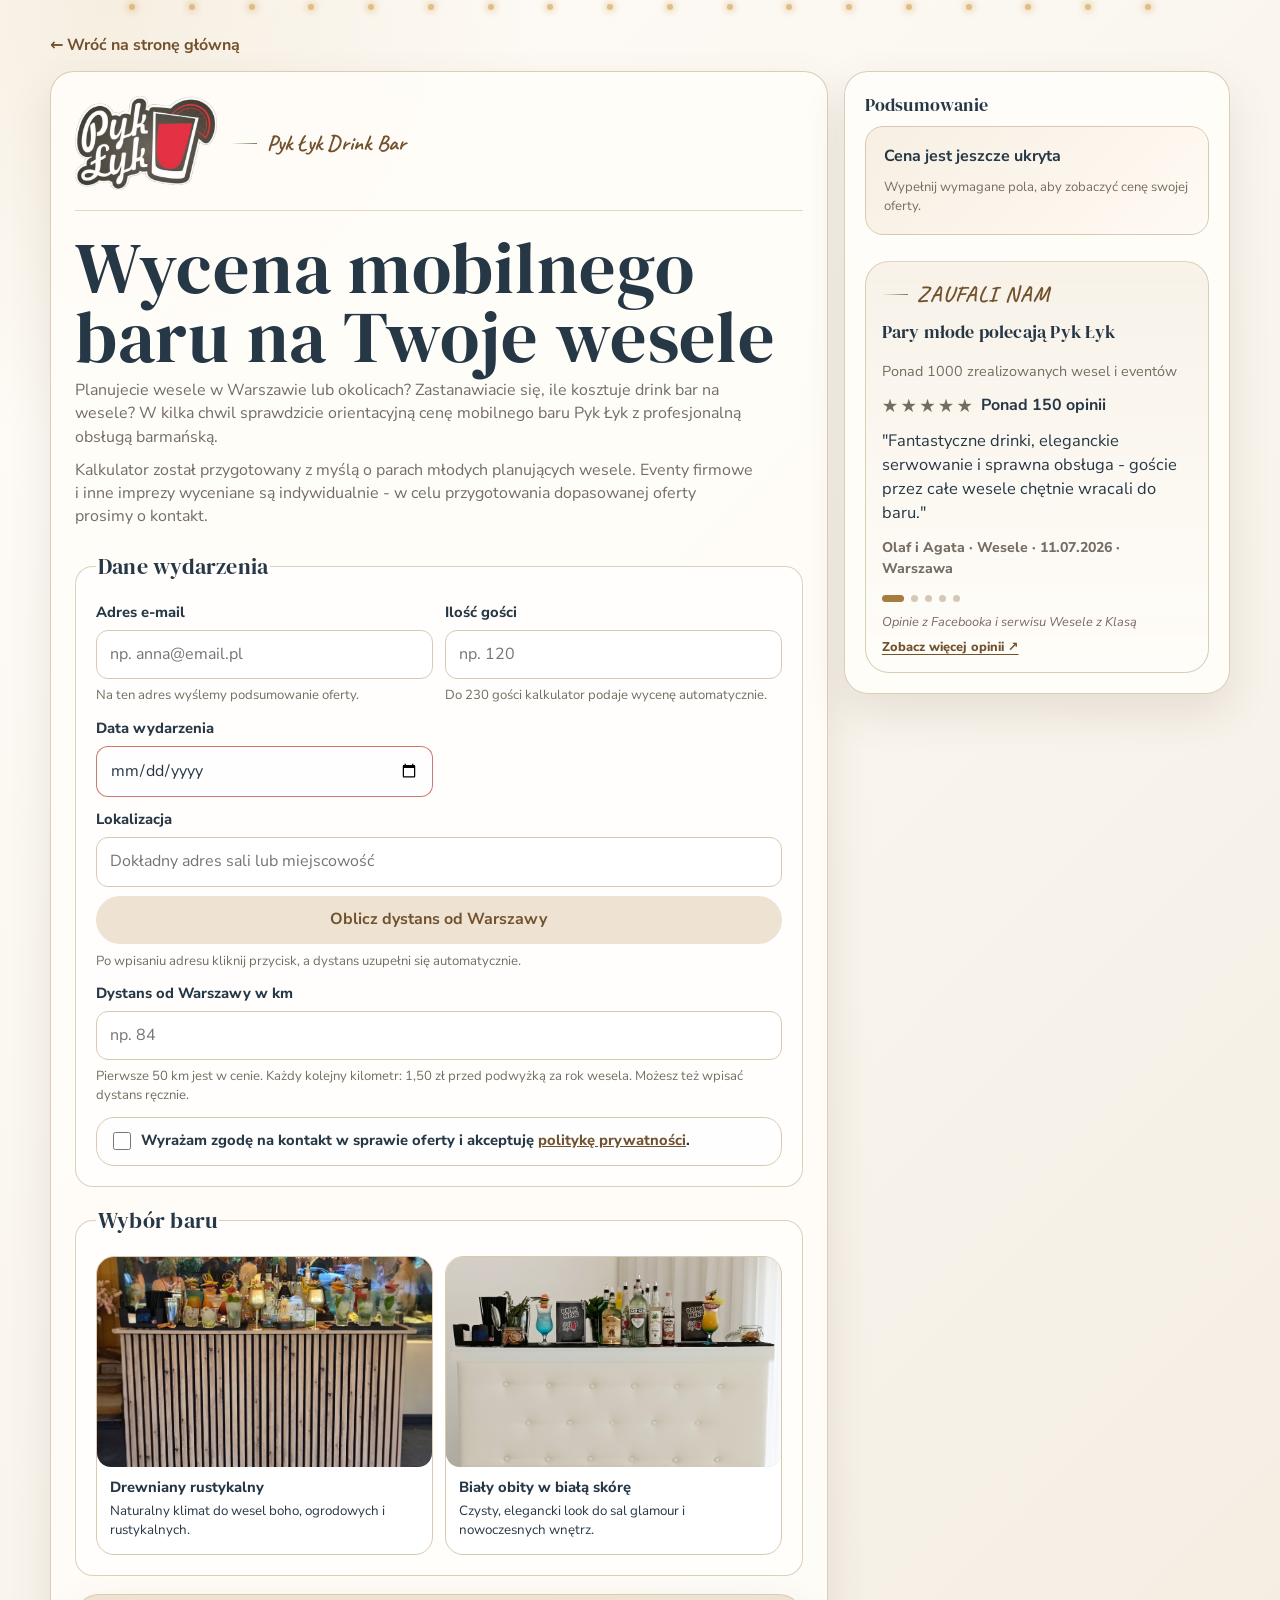
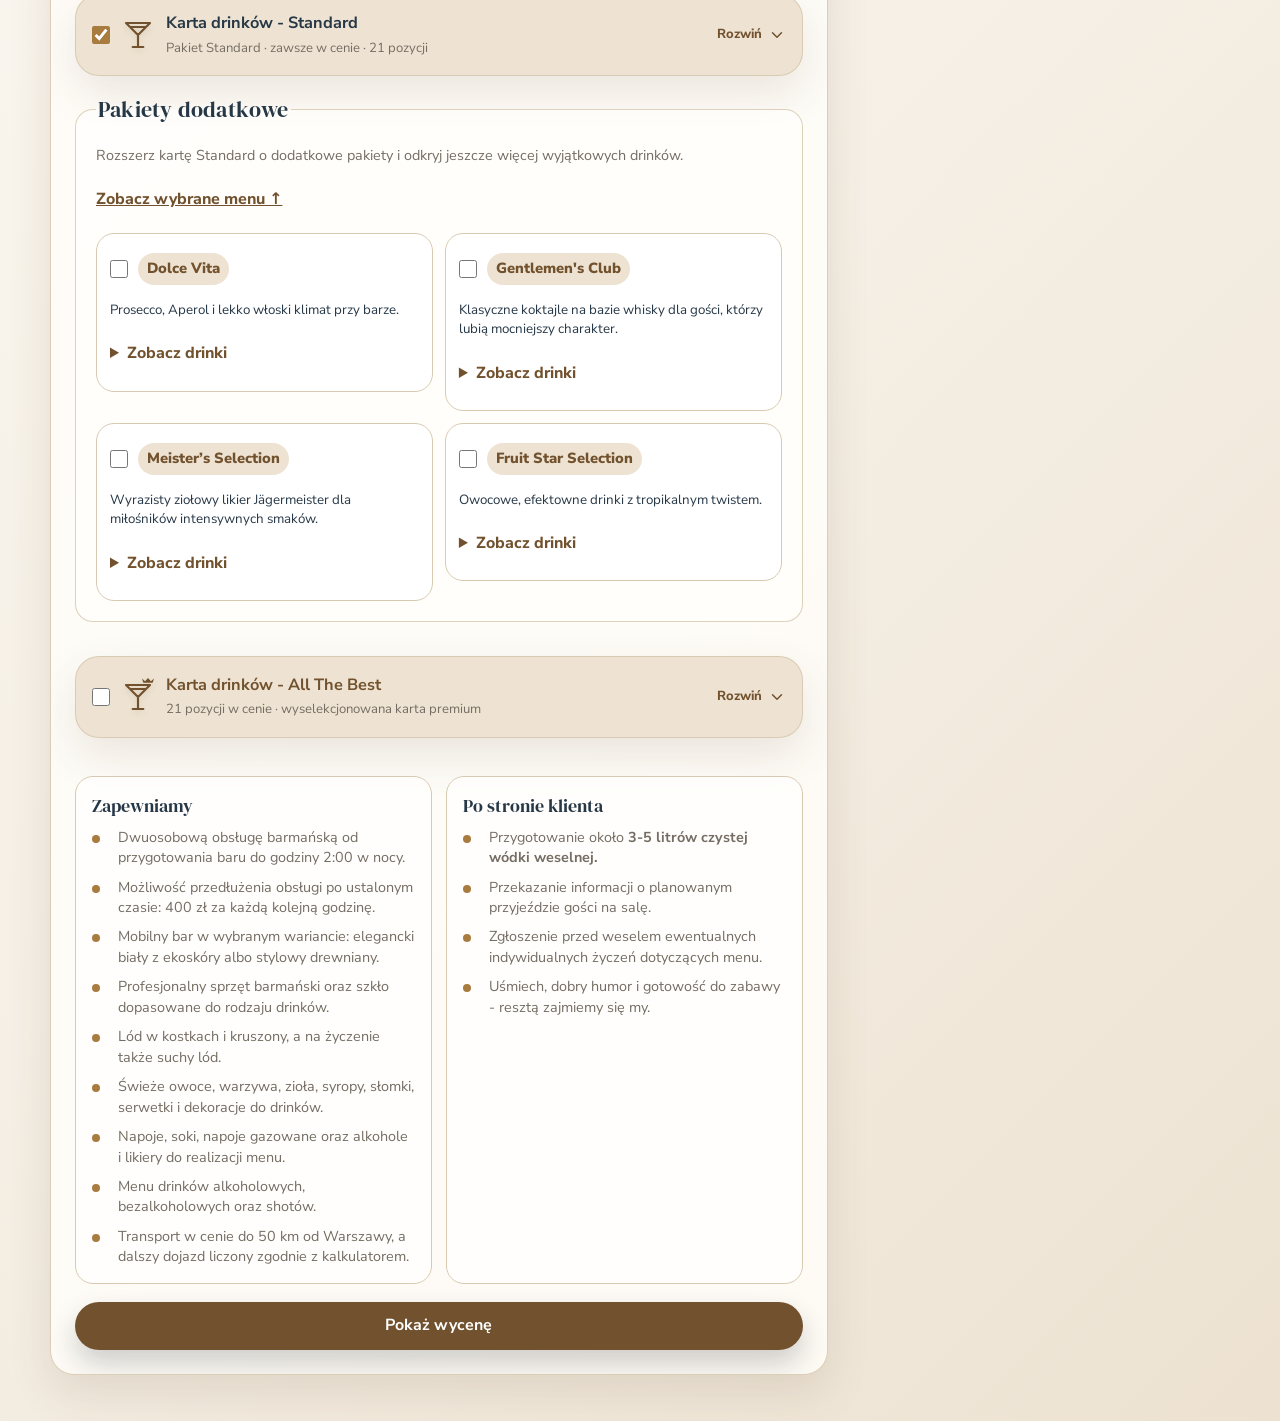
<file: kalkulator.html>
<!doctype html>
<html lang="pl">
<head>
  <meta charset="utf-8">
  <meta name="viewport" content="width=device-width, initial-scale=1">
  <title>Kalkulator wyceny drink baru na wesele | Pyk Łyk</title>
  <link rel="canonical" href="https://pyklyk.pl/kalkulator/">
  <script>
    window.location.replace("/kalkulator/" + window.location.search + window.location.hash);
  </script>
  <noscript><meta http-equiv="refresh" content="0;url=/kalkulator/"></noscript>
</head>
<body>
  <p>Kalkulator ma nowy adres: <a href="/kalkulator/">przejdź do kalkulatora wyceny</a>.</p>
</body>
</html>
</file>
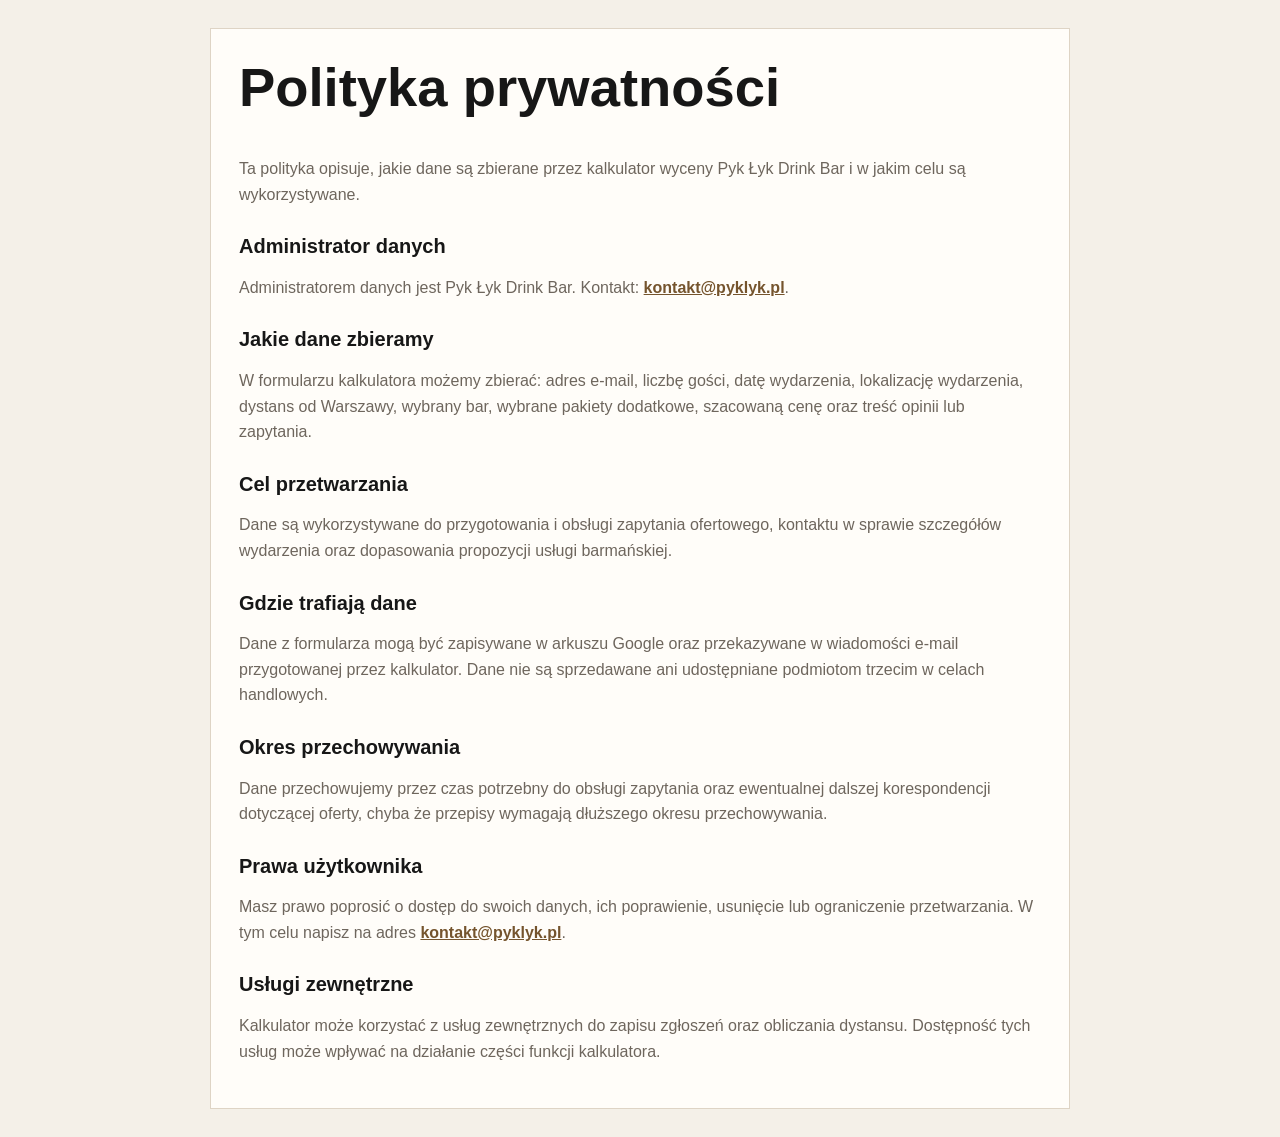
<file: polityka-prywatnosci.html>
<!doctype html>
<html lang="pl">
<head>
  <meta charset="utf-8">
  <meta name="viewport" content="width=device-width, initial-scale=1">
  <title>Polityka prywatności | Pyk Łyk Drink Bar</title>
  <style>
    :root {
      color-scheme: light;
      --ink: #171717;
      --muted: #6e665d;
      --line: #ded4c5;
      --soft: #f4f0e8;
      --gold: #75542d;
    }

    * { box-sizing: border-box; }

    body {
      margin: 0;
      padding: 28px;
      font-family: Arial, sans-serif;
      color: var(--ink);
      background: var(--soft);
      line-height: 1.6;
    }

    main {
      max-width: 860px;
      margin: 0 auto;
      padding: 28px;
      background: #fffdf9;
      border: 1px solid var(--line);
    }

    h1, h2 { line-height: 1.15; }
    h1 { margin-top: 0; font-size: clamp(2rem, 5vw, 3.4rem); }
    h2 { margin-top: 28px; font-size: 1.25rem; }
    p, li { color: var(--muted); }
    a { color: var(--gold); font-weight: 700; }
  </style>
</head>
<body>
  <main>
    <h1>Polityka prywatności</h1>
    <p>Ta polityka opisuje, jakie dane są zbierane przez kalkulator wyceny Pyk Łyk Drink Bar i w jakim celu są wykorzystywane.</p>

    <h2>Administrator danych</h2>
    <p>Administratorem danych jest Pyk Łyk Drink Bar. Kontakt: <a href="mailto:kontakt@pyklyk.pl">kontakt@pyklyk.pl</a>.</p>

    <h2>Jakie dane zbieramy</h2>
    <p>W formularzu kalkulatora możemy zbierać: adres e-mail, liczbę gości, datę wydarzenia, lokalizację wydarzenia, dystans od Warszawy, wybrany bar, wybrane pakiety dodatkowe, szacowaną cenę oraz treść opinii lub zapytania.</p>

    <h2>Cel przetwarzania</h2>
    <p>Dane są wykorzystywane do przygotowania i obsługi zapytania ofertowego, kontaktu w sprawie szczegółów wydarzenia oraz dopasowania propozycji usługi barmańskiej.</p>

    <h2>Gdzie trafiają dane</h2>
    <p>Dane z formularza mogą być zapisywane w arkuszu Google oraz przekazywane w wiadomości e-mail przygotowanej przez kalkulator. Dane nie są sprzedawane ani udostępniane podmiotom trzecim w celach handlowych.</p>

    <h2>Okres przechowywania</h2>
    <p>Dane przechowujemy przez czas potrzebny do obsługi zapytania oraz ewentualnej dalszej korespondencji dotyczącej oferty, chyba że przepisy wymagają dłuższego okresu przechowywania.</p>

    <h2>Prawa użytkownika</h2>
    <p>Masz prawo poprosić o dostęp do swoich danych, ich poprawienie, usunięcie lub ograniczenie przetwarzania. W tym celu napisz na adres <a href="mailto:kontakt@pyklyk.pl">kontakt@pyklyk.pl</a>.</p>

    <h2>Usługi zewnętrzne</h2>
    <p>Kalkulator może korzystać z usług zewnętrznych do zapisu zgłoszeń oraz obliczania dystansu. Dostępność tych usług może wpływać na działanie części funkcji kalkulatora.</p>
  </main>
</body>
</html>
</file>
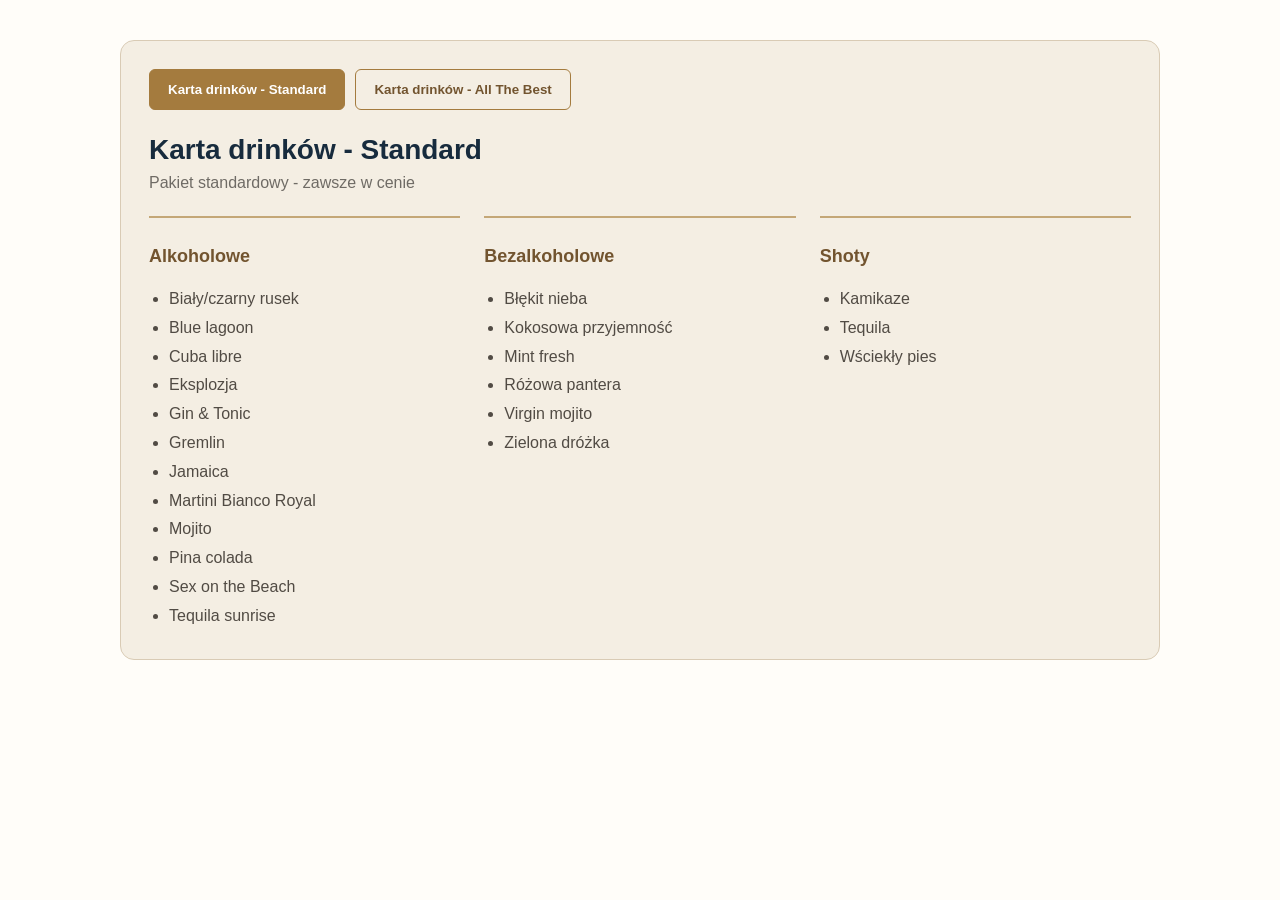
<file: preview-menu-switch.html>
<!doctype html>
<html lang="pl">
<head>
<meta charset="utf-8">
<meta name="viewport" content="width=device-width,initial-scale=1">
<title>Pyk Łyk - podgląd menu</title>
<style>
:root{--ink:#172b3d;--cream:#f4eee3;--gold:#a47b3e;--line:#d9cbb5;--muted:#6f6b65}
*{box-sizing:border-box}body{margin:0;background:#fffdf9;color:var(--ink);font-family:Arial,sans-serif}
.wrap{max-width:1080px;margin:40px auto;padding:0 20px}.board{background:var(--cream);border:1px solid var(--line);border-radius:14px;padding:28px}
.tabs{display:flex;gap:10px;flex-wrap:wrap;margin-bottom:24px}.tabs button{border:1px solid var(--gold);background:transparent;color:#72542f;border-radius:6px;padding:12px 18px;font-weight:700;cursor:pointer}.tabs button.active{background:var(--gold);color:#fff}
.card{display:none}.card.active{display:block}.card h2{margin:0 0 8px;font-size:28px}.card>p{margin:0 0 24px;color:var(--muted)}.groups{display:grid;grid-template-columns:repeat(3,1fr);gap:24px}.group{border-top:2px solid #c4a777;padding-top:10px}.group h3{color:#72542f;font-size:18px}.group ul{margin:0;padding-left:20px;color:#514b44;line-height:1.8}
@media(max-width:700px){.groups{grid-template-columns:1fr}}
</style>
</head>
<body>
<main class="wrap"><section class="board">
<nav class="tabs" aria-label="Wybór karty drinków">
<button class="active" data-card="standard">Karta drinków - Standard</button>
<button data-card="allbest">Karta drinków - All The Best</button>
</nav>
<article class="card active" id="standard"><h2>Karta drinków - Standard</h2><p>Pakiet standardowy - zawsze w cenie</p><div class="groups">
<div class="group"><h3>Alkoholowe</h3><ul><li>Biały/czarny rusek</li><li>Blue lagoon</li><li>Cuba libre</li><li>Eksplozja</li><li>Gin &amp; Tonic</li><li>Gremlin</li><li>Jamaica</li><li>Martini Bianco Royal</li><li>Mojito</li><li>Pina colada</li><li>Sex on the Beach</li><li>Tequila sunrise</li></ul></div>
<div class="group"><h3>Bezalkoholowe</h3><ul><li>Błękit nieba</li><li>Kokosowa przyjemność</li><li>Mint fresh</li><li>Różowa pantera</li><li>Virgin mojito</li><li>Zielona dróżka</li></ul></div>
<div class="group"><h3>Shoty</h3><ul><li>Kamikaze</li><li>Tequila</li><li>Wściekły pies</li></ul></div>
</div></article>
<article class="card" id="allbest"><h2>Karta drinków - All The Best</h2><p>Wyselekcjonowana karta premium - 21 pozycji</p><div class="groups">
<div class="group"><h3>Alkoholowe</h3><ul><li>Aperol Spritz</li><li>Porn star martini</li><li>Whisky Sour</li><li>Mojito</li><li>Sex on the beach</li><li>Hugo</li><li>Cuba libre</li><li>Jamaica</li><li>Margarita</li><li>Gin &amp; Tonic</li><li>Blue lagoon</li><li>Pina colada</li></ul></div>
<div class="group"><h3>Bezalkoholowe</h3><ul><li>Błękit nieba</li><li>Kokosowa przyjemność</li><li>Mint fresh</li><li>Różowa pantera</li><li>Virgin mojito</li><li>Zielona dróżka</li></ul></div>
<div class="group"><h3>Shoty</h3><ul><li>Kamikaze</li><li>Tequila</li><li>Wściekły pies</li></ul></div>
</div></article>
</section></main>
<script>
document.querySelectorAll("[data-card]").forEach(function(button){button.addEventListener("click",function(){document.querySelectorAll("[data-card]").forEach(function(b){b.classList.remove("active")});document.querySelectorAll(".card").forEach(function(c){c.classList.remove("active")});button.classList.add("active");document.getElementById(button.dataset.card).classList.add("active")})});
</script>
</body></html>
</file>
